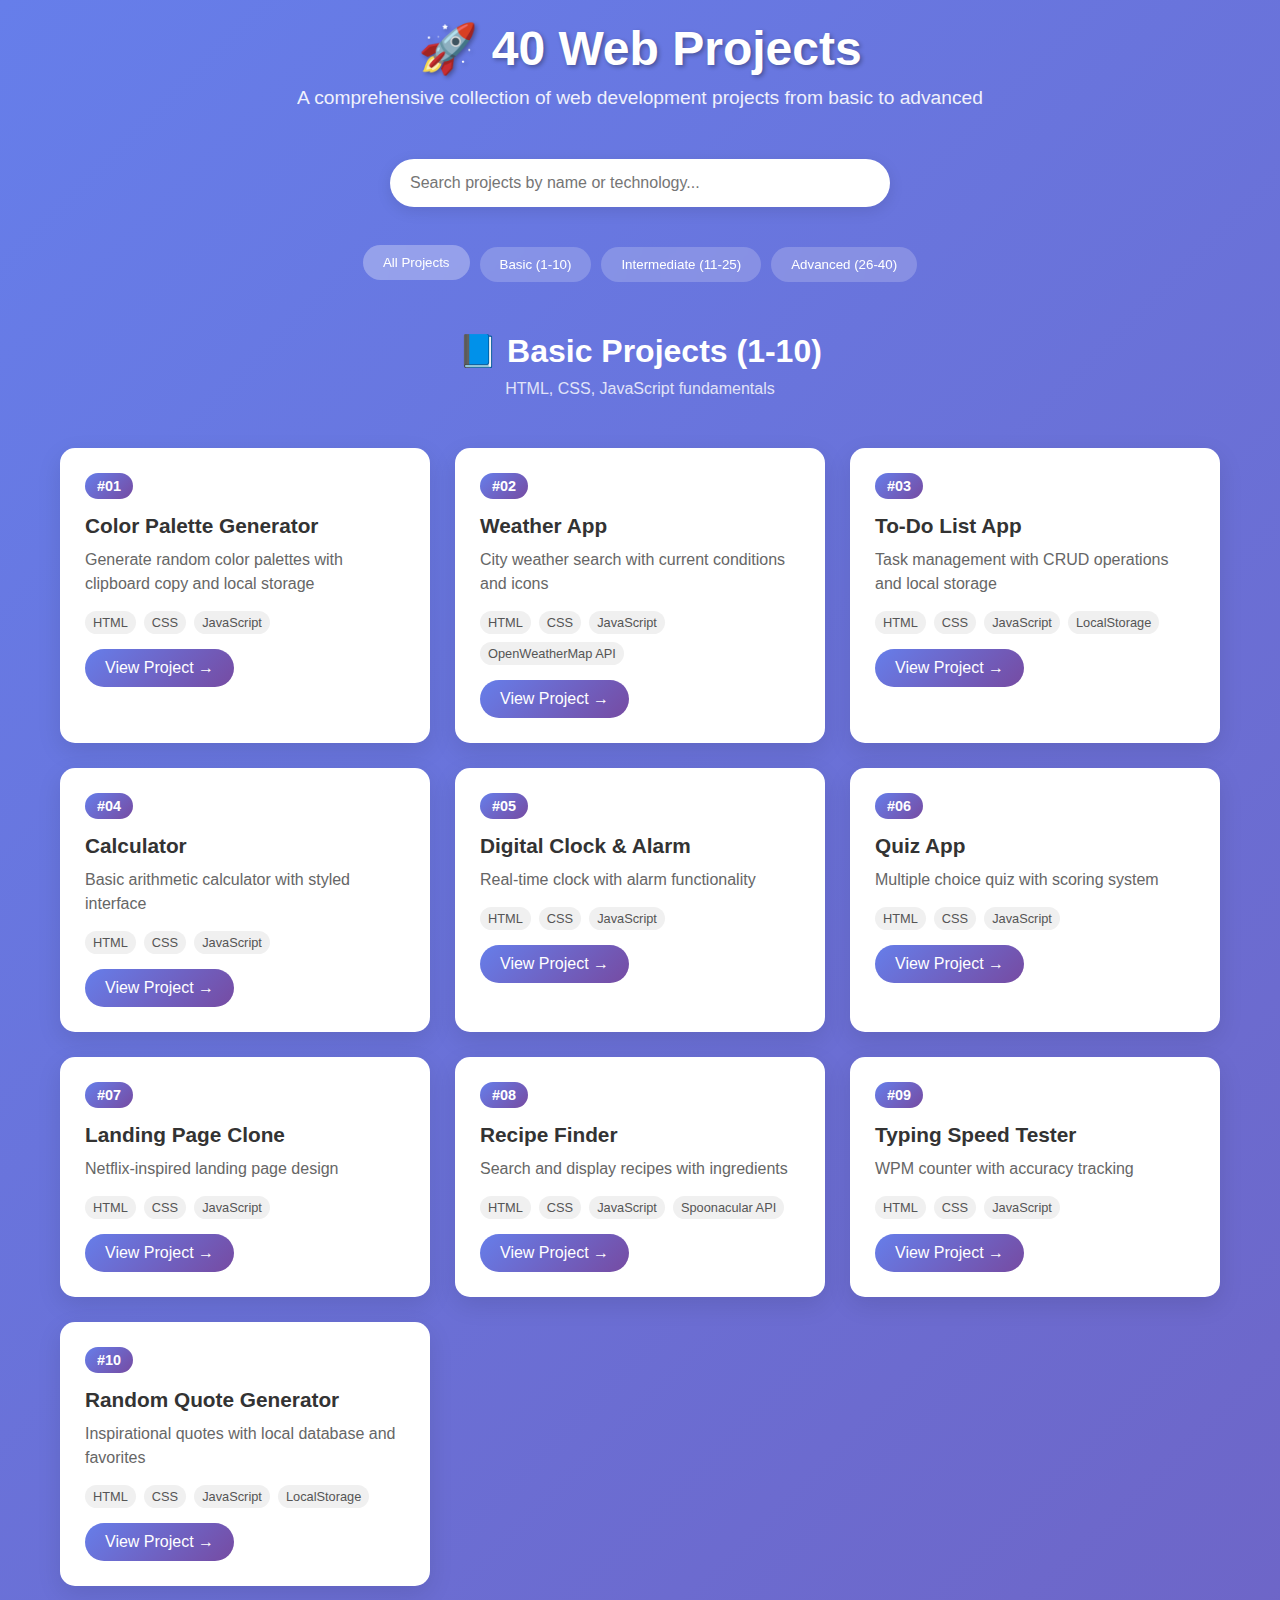
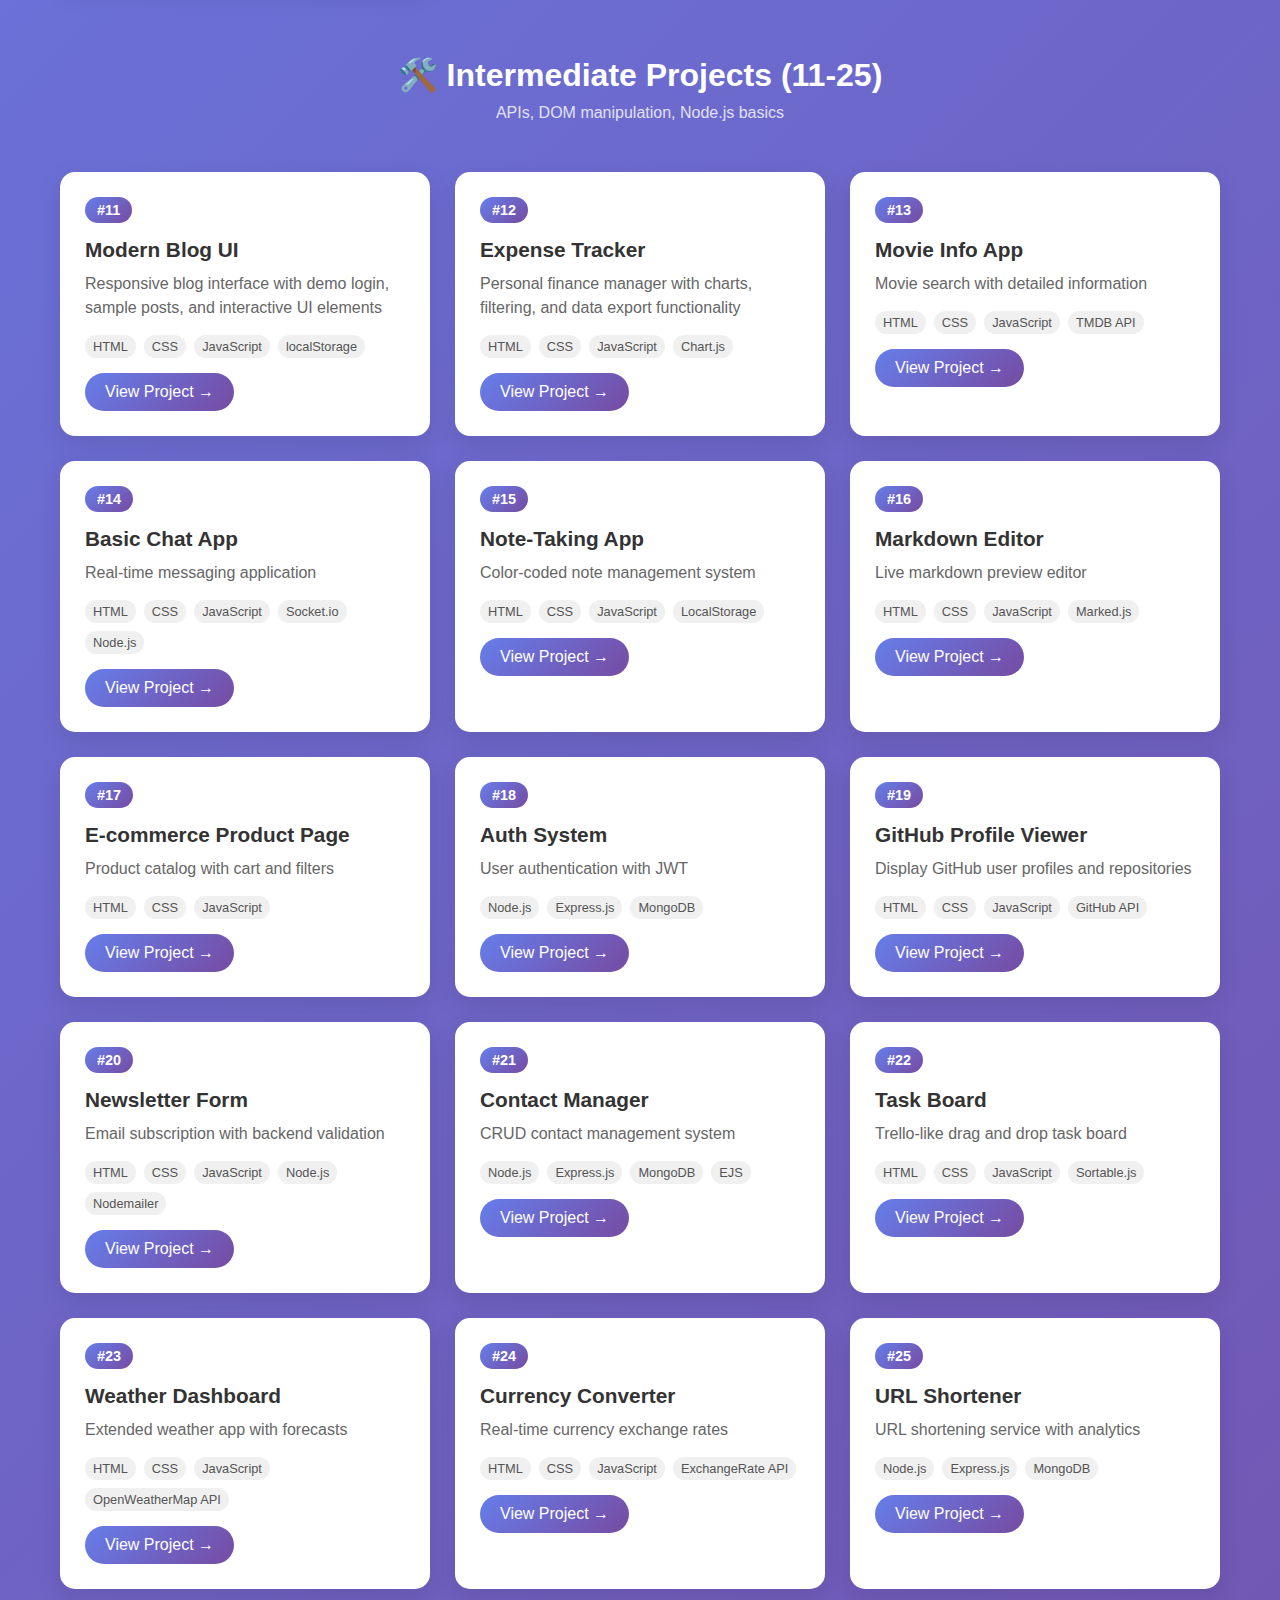
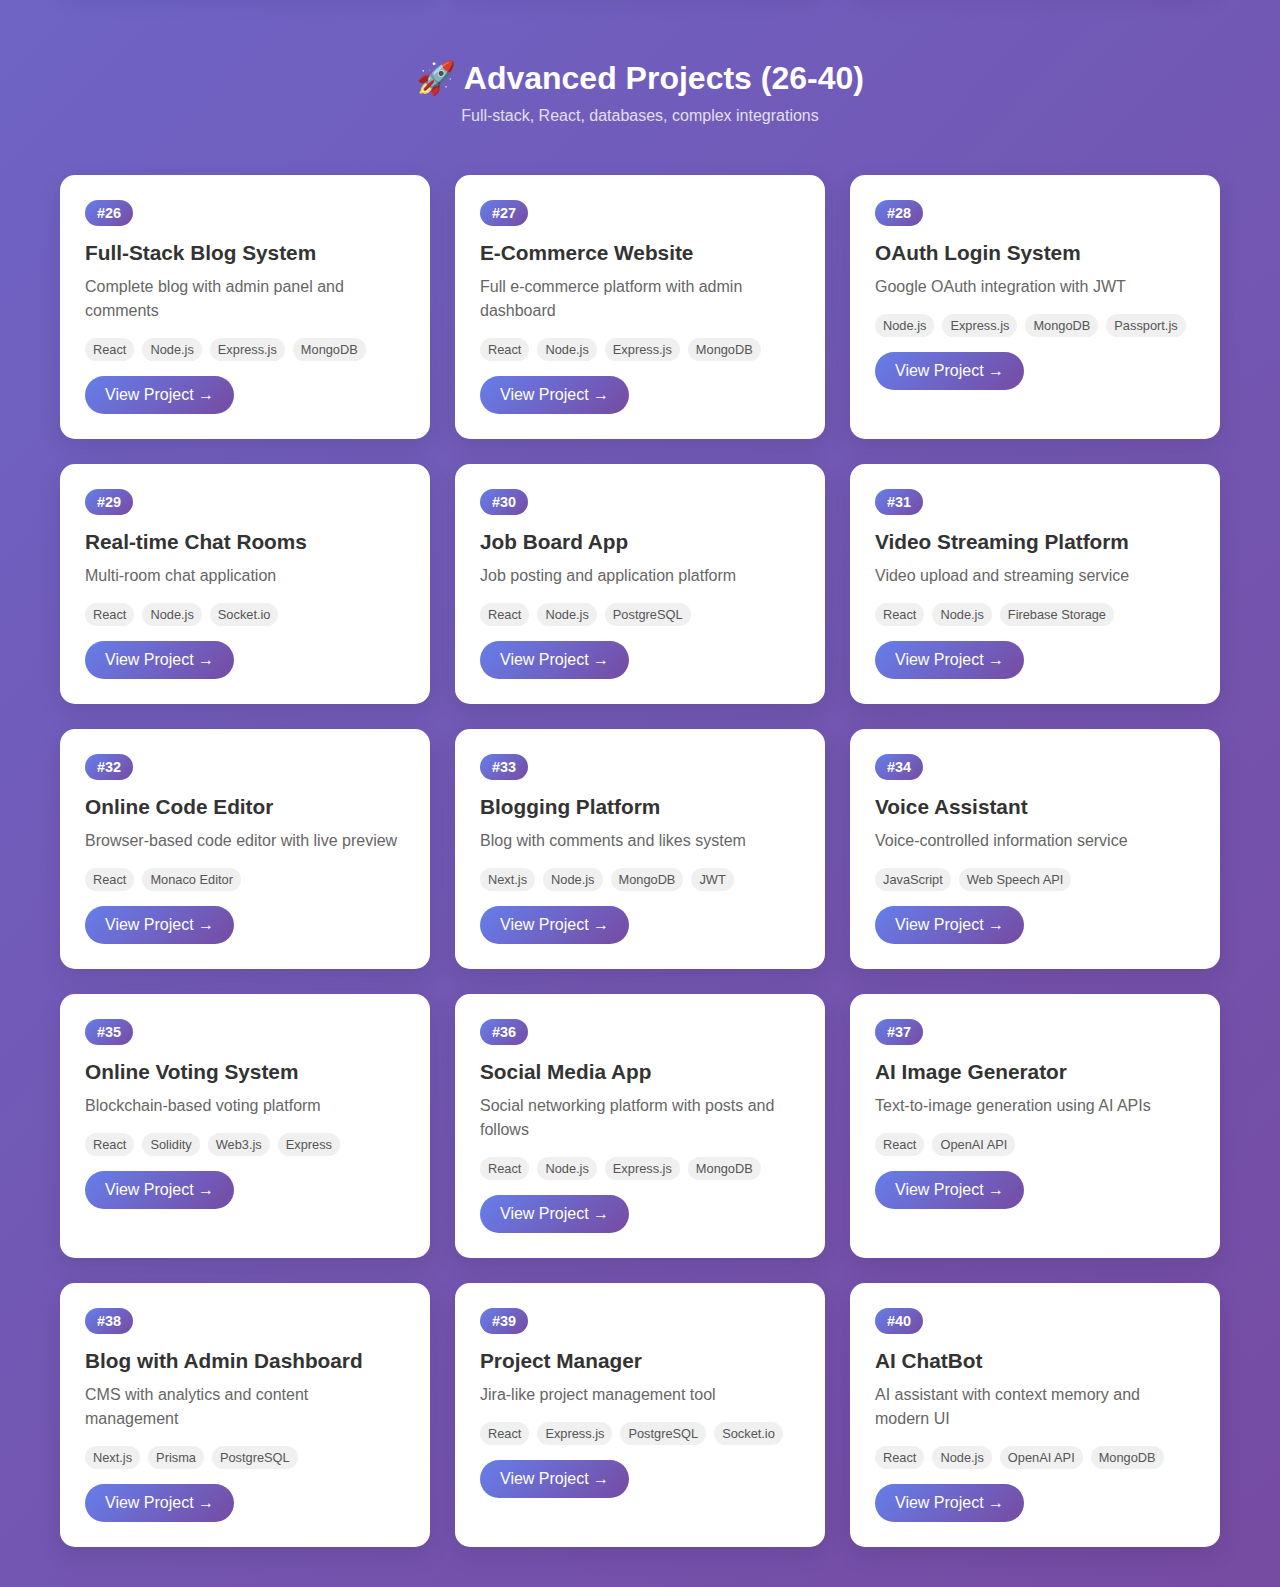
<file: index.html>
<!DOCTYPE html>
<html lang="en">
<head>
    <meta charset="UTF-8">
    <meta name="viewport" content="width=device-width, initial-scale=1.0">
    <title>40 Web Projects - Home</title>
    <style>
        * {
            margin: 0;
            padding: 0;
            box-sizing: border-box;
        }

        body {
            font-family: 'Segoe UI', Tahoma, Geneva, Verdana, sans-serif;
            background: linear-gradient(135deg, #667eea 0%, #764ba2 100%);
            min-height: 100vh;
            color: #333;
        }

        .container {
            max-width: 1200px;
            margin: 0 auto;
            padding: 20px;
        }

        header {
            text-align: center;
            margin-bottom: 50px;
            color: white;
        }

        header h1 {
            font-size: 3rem;
            margin-bottom: 10px;
            text-shadow: 2px 2px 4px rgba(0,0,0,0.3);
        }

        header p {
            font-size: 1.2rem;
            opacity: 0.9;
        }

        .search-box {
            text-align: center;
            margin-bottom: 40px;
        }

        .search-input {
            padding: 15px 20px;
            font-size: 1rem;
            border: none;
            border-radius: 50px;
            width: 100%;
            max-width: 500px;
            box-shadow: 0 4px 15px rgba(0,0,0,0.1);
            outline: none;
        }

        .filter-tabs {
            display: flex;
            justify-content: center;
            margin-bottom: 40px;
            flex-wrap: wrap;
            gap: 10px;
        }

        .filter-tab {
            padding: 10px 20px;
            background: rgba(255,255,255,0.2);
            color: white;
            border: none;
            border-radius: 25px;
            cursor: pointer;
            transition: all 0.3s ease;
            backdrop-filter: blur(10px);
        }

        .filter-tab.active,
        .filter-tab:hover {
            background: rgba(255,255,255,0.3);
            transform: translateY(-2px);
        }

        .projects-grid {
            display: grid;
            grid-template-columns: repeat(auto-fill, minmax(300px, 1fr));
            gap: 25px;
            padding: 20px 0;
        }

        .project-card {
            background: white;
            border-radius: 15px;
            padding: 25px;
            box-shadow: 0 8px 25px rgba(0,0,0,0.1);
            transition: all 0.3s ease;
            cursor: pointer;
        }

        .project-card:hover {
            transform: translateY(-5px);
            box-shadow: 0 15px 35px rgba(0,0,0,0.15);
        }

        .project-number {
            display: inline-block;
            background: linear-gradient(135deg, #667eea, #764ba2);
            color: white;
            padding: 5px 12px;
            border-radius: 20px;
            font-size: 0.9rem;
            font-weight: bold;
            margin-bottom: 15px;
        }

        .project-title {
            font-size: 1.3rem;
            font-weight: bold;
            margin-bottom: 10px;
            color: #333;
        }

        .project-description {
            color: #666;
            margin-bottom: 15px;
            line-height: 1.5;
        }

        .project-tech {
            display: flex;
            flex-wrap: wrap;
            gap: 8px;
            margin-bottom: 15px;
        }

        .tech-tag {
            background: #f0f0f0;
            padding: 4px 8px;
            border-radius: 12px;
            font-size: 0.8rem;
            color: #555;
        }

        .project-link {
            display: inline-block;
            background: linear-gradient(135deg, #667eea, #764ba2);
            color: white;
            padding: 10px 20px;
            border-radius: 25px;
            text-decoration: none;
            transition: all 0.3s ease;
        }

        .project-link:hover {
            transform: translateX(5px);
            box-shadow: 0 4px 15px rgba(102, 126, 234, 0.4);
        }

        .category-header {
            text-align: center;
            margin: 50px 0 30px 0;
            color: white;
        }

        .category-header h2 {
            font-size: 2rem;
            margin-bottom: 10px;
        }

        .category-header p {
            opacity: 0.8;
        }

        @media (max-width: 768px) {
            header h1 {
                font-size: 2rem;
            }
            
            .projects-grid {
                grid-template-columns: 1fr;
            }
            
            .filter-tabs {
                justify-content: center;
            }
        }
    </style>
</head>
<body>
    <div class="container">
        <header>
            <h1>🚀 40 Web Projects</h1>
            <p>A comprehensive collection of web development projects from basic to advanced</p>
        </header>

        <div class="search-box">
            <input type="text" class="search-input" placeholder="Search projects by name or technology..." id="searchInput">
        </div>

        <div class="filter-tabs">
            <button class="filter-tab active" data-category="all">All Projects</button>
            <button class="filter-tab" data-category="basic">Basic (1-10)</button>
            <button class="filter-tab" data-category="intermediate">Intermediate (11-25)</button>
            <button class="filter-tab" data-category="advanced">Advanced (26-40)</button>
        </div>

        <div id="projectsContainer">
            <!-- Projects will be dynamically loaded here -->
        </div>
    </div>

    <script>
        const projects = [
            // Basic Projects (1-10)
            { id: 1, title: "Color Palette Generator", description: "Generate random color palettes with clipboard copy and local storage", tech: ["HTML", "CSS", "JavaScript"], category: "basic", folder: "01-color-palette-generator" },
            { id: 2, title: "Weather App", description: "City weather search with current conditions and icons", tech: ["HTML", "CSS", "JavaScript", "OpenWeatherMap API"], category: "basic", folder: "02-weather-app" },
            { id: 3, title: "To-Do List App", description: "Task management with CRUD operations and local storage", tech: ["HTML", "CSS", "JavaScript", "LocalStorage"], category: "basic", folder: "03-todo-list" },
            { id: 4, title: "Calculator", description: "Basic arithmetic calculator with styled interface", tech: ["HTML", "CSS", "JavaScript"], category: "basic", folder: "04-calculator" },
            { id: 5, title: "Digital Clock & Alarm", description: "Real-time clock with alarm functionality", tech: ["HTML", "CSS", "JavaScript"], category: "basic", folder: "05-digital-clock-alarm" },
            { id: 6, title: "Quiz App", description: "Multiple choice quiz with scoring system", tech: ["HTML", "CSS", "JavaScript"], category: "basic", folder: "06-quiz-app" },
            { id: 7, title: "Landing Page Clone", description: "Netflix-inspired landing page design", tech: ["HTML", "CSS", "JavaScript"], category: "basic", folder: "07-landing-page-clone" },
            { id: 8, title: "Recipe Finder", description: "Search and display recipes with ingredients", tech: ["HTML", "CSS", "JavaScript", "Spoonacular API"], category: "basic", folder: "08-recipe-finder" },
            { id: 9, title: "Typing Speed Tester", description: "WPM counter with accuracy tracking", tech: ["HTML", "CSS", "JavaScript"], category: "basic", folder: "09-typing-speed-tester" },
            { id: 10, title: "Random Quote Generator", description: "Inspirational quotes with local database and favorites", tech: ["HTML", "CSS", "JavaScript", "LocalStorage"], category: "basic", folder: "10-random-quote-generator" },
            
            // Intermediate Projects (11-25)
            { id: 11, title: "Modern Blog UI", description: "Responsive blog interface with demo login, sample posts, and interactive UI elements", tech: ["HTML", "CSS", "JavaScript", "localStorage"], category: "intermediate", folder: "11-blog-ui" },
            { id: 12, title: "Expense Tracker", description: "Personal finance manager with charts, filtering, and data export functionality", tech: ["HTML", "CSS", "JavaScript", "Chart.js"], category: "intermediate", folder: "12-expense-tracker" },
            { id: 13, title: "Movie Info App", description: "Movie search with detailed information", tech: ["HTML", "CSS", "JavaScript", "TMDB API"], category: "intermediate", folder: "13-movie-info-app" },
            { id: 14, title: "Basic Chat App", description: "Real-time messaging application", tech: ["HTML", "CSS", "JavaScript", "Socket.io", "Node.js"], category: "intermediate", folder: "14-basic-chat-app" },
            { id: 15, title: "Note-Taking App", description: "Color-coded note management system", tech: ["HTML", "CSS", "JavaScript", "LocalStorage"], category: "intermediate", folder: "15-note-taking-app" },
            { id: 16, title: "Markdown Editor", description: "Live markdown preview editor", tech: ["HTML", "CSS", "JavaScript", "Marked.js"], category: "intermediate", folder: "16-markdown-editor" },
            { id: 17, title: "E-commerce Product Page", description: "Product catalog with cart and filters", tech: ["HTML", "CSS", "JavaScript"], category: "intermediate", folder: "17-ecommerce-product-page" },
            { id: 18, title: "Auth System", description: "User authentication with JWT", tech: ["Node.js", "Express.js", "MongoDB"], category: "intermediate", folder: "18-auth-system" },
            { id: 19, title: "GitHub Profile Viewer", description: "Display GitHub user profiles and repositories", tech: ["HTML", "CSS", "JavaScript", "GitHub API"], category: "intermediate", folder: "19-github-profile-viewer" },
            { id: 20, title: "Newsletter Form", description: "Email subscription with backend validation", tech: ["HTML", "CSS", "JavaScript", "Node.js", "Nodemailer"], category: "intermediate", folder: "20-newsletter-form" },
            { id: 21, title: "Contact Manager", description: "CRUD contact management system", tech: ["Node.js", "Express.js", "MongoDB", "EJS"], category: "intermediate", folder: "21-contact-manager" },
            { id: 22, title: "Task Board", description: "Trello-like drag and drop task board", tech: ["HTML", "CSS", "JavaScript", "Sortable.js"], category: "intermediate", folder: "22-task-board" },
            { id: 23, title: "Weather Dashboard", description: "Extended weather app with forecasts", tech: ["HTML", "CSS", "JavaScript", "OpenWeatherMap API"], category: "intermediate", folder: "23-weather-dashboard" },
            { id: 24, title: "Currency Converter", description: "Real-time currency exchange rates", tech: ["HTML", "CSS", "JavaScript", "ExchangeRate API"], category: "intermediate", folder: "24-currency-converter" },
            { id: 25, title: "URL Shortener", description: "URL shortening service with analytics", tech: ["Node.js", "Express.js", "MongoDB"], category: "intermediate", folder: "25-url-shortener" },
            
            // Advanced Projects (26-40)
            { id: 26, title: "Full-Stack Blog System", description: "Complete blog with admin panel and comments", tech: ["React", "Node.js", "Express.js", "MongoDB"], category: "advanced", folder: "26-fullstack-blog-system" },
            { id: 27, title: "E-Commerce Website", description: "Full e-commerce platform with admin dashboard", tech: ["React", "Node.js", "Express.js", "MongoDB"], category: "advanced", folder: "27-ecommerce-website" },
            { id: 28, title: "OAuth Login System", description: "Google OAuth integration with JWT", tech: ["Node.js", "Express.js", "MongoDB", "Passport.js"], category: "advanced", folder: "28-oauth-login-system" },
            { id: 29, title: "Real-time Chat Rooms", description: "Multi-room chat application", tech: ["React", "Node.js", "Socket.io"], category: "advanced", folder: "29-realtime-chat-rooms" },
            { id: 30, title: "Job Board App", description: "Job posting and application platform", tech: ["React", "Node.js", "PostgreSQL"], category: "advanced", folder: "30-job-board-app" },
            { id: 31, title: "Video Streaming Platform", description: "Video upload and streaming service", tech: ["React", "Node.js", "Firebase Storage"], category: "advanced", folder: "31-video-streaming-platform" },
            { id: 32, title: "Online Code Editor", description: "Browser-based code editor with live preview", tech: ["React", "Monaco Editor"], category: "advanced", folder: "32-online-code-editor" },
            { id: 33, title: "Blogging Platform", description: "Blog with comments and likes system", tech: ["Next.js", "Node.js", "MongoDB", "JWT"], category: "advanced", folder: "33-blogging-platform" },
            { id: 34, title: "Voice Assistant", description: "Voice-controlled information service", tech: ["JavaScript", "Web Speech API"], category: "advanced", folder: "34-voice-assistant" },
            { id: 35, title: "Online Voting System", description: "Blockchain-based voting platform", tech: ["React", "Solidity", "Web3.js", "Express"], category: "advanced", folder: "35-online-voting-system" },
            { id: 36, title: "Social Media App", description: "Social networking platform with posts and follows", tech: ["React", "Node.js", "Express.js", "MongoDB"], category: "advanced", folder: "36-social-media-app" },
            { id: 37, title: "AI Image Generator", description: "Text-to-image generation using AI APIs", tech: ["React", "OpenAI API"], category: "advanced", folder: "37-ai-image-generator" },
            { id: 38, title: "Blog with Admin Dashboard", description: "CMS with analytics and content management", tech: ["Next.js", "Prisma", "PostgreSQL"], category: "advanced", folder: "38-blog-admin-dashboard" },
            { id: 39, title: "Project Manager", description: "Jira-like project management tool", tech: ["React", "Express.js", "PostgreSQL", "Socket.io"], category: "advanced", folder: "39-project-manager" },
            { id: 40, title: "AI ChatBot", description: "AI assistant with context memory and modern UI", tech: ["React", "Node.js", "OpenAI API", "MongoDB"], category: "advanced", folder: "40-ai-chatbot" }
        ];

        let filteredProjects = projects;

        function renderProjects(projectsToRender = filteredProjects) {
            const container = document.getElementById('projectsContainer');
            
            // Group projects by category
            const categories = {
                basic: projectsToRender.filter(p => p.category === 'basic'),
                intermediate: projectsToRender.filter(p => p.category === 'intermediate'),
                advanced: projectsToRender.filter(p => p.category === 'advanced')
            };

            let html = '';

            // Render each category
            Object.entries(categories).forEach(([category, categoryProjects]) => {
                if (categoryProjects.length > 0) {
                    const categoryTitles = {
                        basic: { title: '📘 Basic Projects (1-10)', subtitle: 'HTML, CSS, JavaScript fundamentals' },
                        intermediate: { title: '🛠️ Intermediate Projects (11-25)', subtitle: 'APIs, DOM manipulation, Node.js basics' },
                        advanced: { title: '🚀 Advanced Projects (26-40)', subtitle: 'Full-stack, React, databases, complex integrations' }
                    };

                    html += `
                        <div class="category-header">
                            <h2>${categoryTitles[category].title}</h2>
                            <p>${categoryTitles[category].subtitle}</p>
                        </div>
                        <div class="projects-grid">
                    `;

                    categoryProjects.forEach(project => {
                        html += `
                            <div class="project-card" onclick="window.open('./${project.folder}/', '_blank')">
                                <div class="project-number">#${project.id.toString().padStart(2, '0')}</div>
                                <div class="project-title">${project.title}</div>
                                <div class="project-description">${project.description}</div>
                                <div class="project-tech">
                                    ${project.tech.map(tech => `<span class="tech-tag">${tech}</span>`).join('')}
                                </div>
                                <a href="./${project.folder}/" class="project-link" onclick="event.stopPropagation()">View Project →</a>
                            </div>
                        `;
                    });

                    html += '</div>';
                }
            });

            container.innerHTML = html;
        }

        // Filter functionality
        document.addEventListener('DOMContentLoaded', function() {
            renderProjects();

            // Filter tabs
            document.querySelectorAll('.filter-tab').forEach(tab => {
                tab.addEventListener('click', function() {
                    document.querySelectorAll('.filter-tab').forEach(t => t.classList.remove('active'));
                    this.classList.add('active');

                    const category = this.dataset.category;
                    if (category === 'all') {
                        filteredProjects = projects;
                    } else {
                        filteredProjects = projects.filter(p => p.category === category);
                    }
                    renderProjects();
                });
            });

            // Search functionality
            document.getElementById('searchInput').addEventListener('input', function() {
                const searchTerm = this.value.toLowerCase();
                const searchResults = projects.filter(project => 
                    project.title.toLowerCase().includes(searchTerm) ||
                    project.description.toLowerCase().includes(searchTerm) ||
                    project.tech.some(tech => tech.toLowerCase().includes(searchTerm))
                );
                renderProjects(searchResults);
            });
        });
    </script>
</body>
</html>
</file>
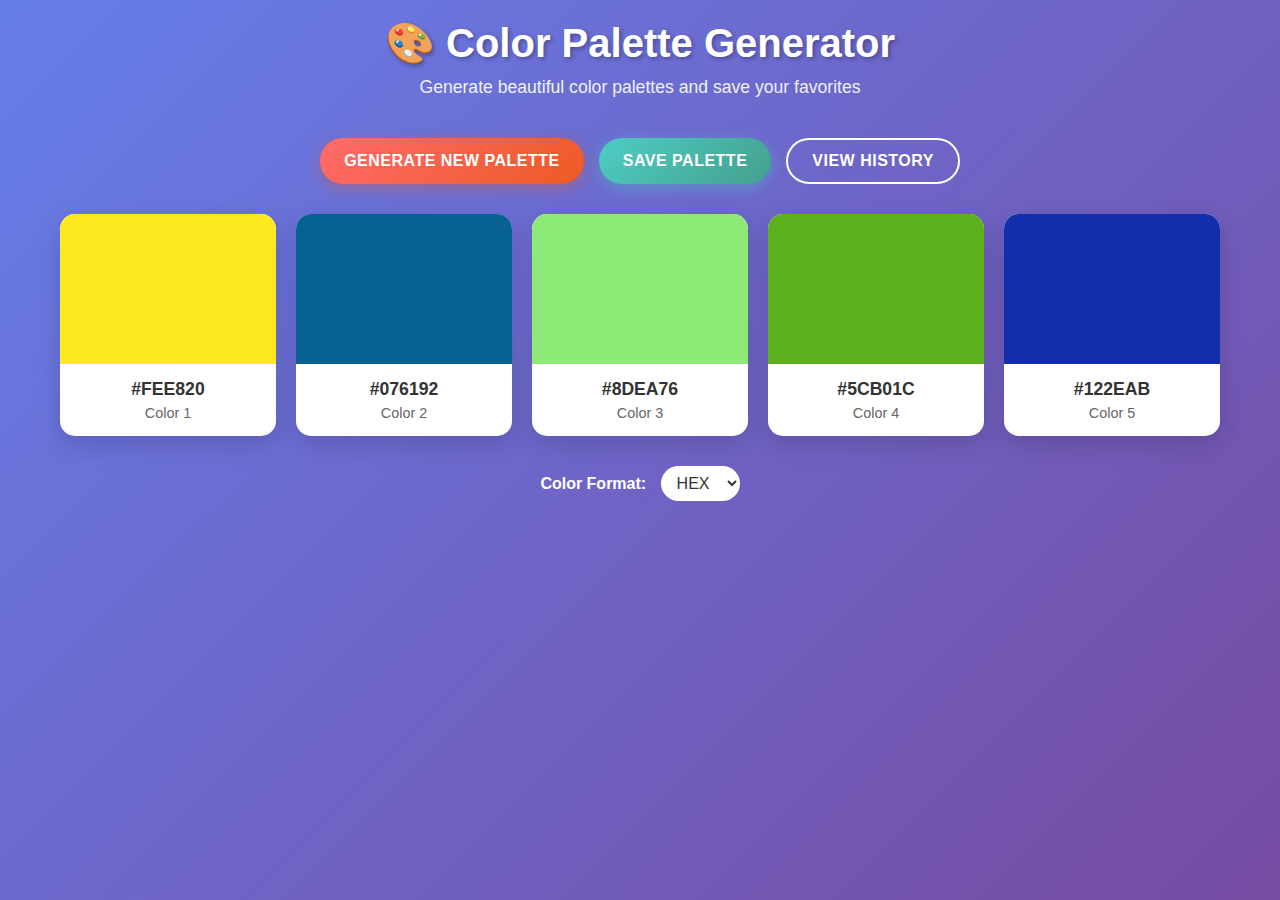
<file: 01-color-palette-generator/index.html>
<!DOCTYPE html>
<html lang="en">
<head>
    <meta charset="UTF-8">
    <meta name="viewport" content="width=device-width, initial-scale=1.0">
    <title>Color Palette Generator</title>
    <link rel="stylesheet" href="style.css">
</head>
<body>
    <div class="container">
        <header>
            <h1>🎨 Color Palette Generator</h1>
            <p>Generate beautiful color palettes and save your favorites</p>
        </header>

        <div class="controls">
            <button class="btn btn-primary" id="generateBtn">Generate New Palette</button>
            <button class="btn btn-secondary" id="savePaletteBtn">Save Palette</button>
            <button class="btn btn-outline" id="showHistoryBtn">View History</button>
        </div>

        <div class="palette-container" id="paletteContainer">
            <!-- Color palette will be generated here -->
        </div>

        <div class="format-selector">
            <label>Color Format:</label>
            <select id="colorFormat">
                <option value="hex">HEX</option>
                <option value="rgb">RGB</option>
                <option value="hsl">HSL</option>
            </select>
        </div>

        <div class="history-section" id="historySection" style="display: none;">
            <h2>Saved Palettes</h2>
            <div class="history-container" id="historyContainer">
                <!-- Saved palettes will appear here -->
            </div>
            <button class="btn btn-danger" id="clearHistoryBtn">Clear All History</button>
        </div>

        <div class="toast" id="toast">
            Color copied to clipboard!
        </div>
    </div>

    <script src="script.js"></script>
</body>
</html>
</file>
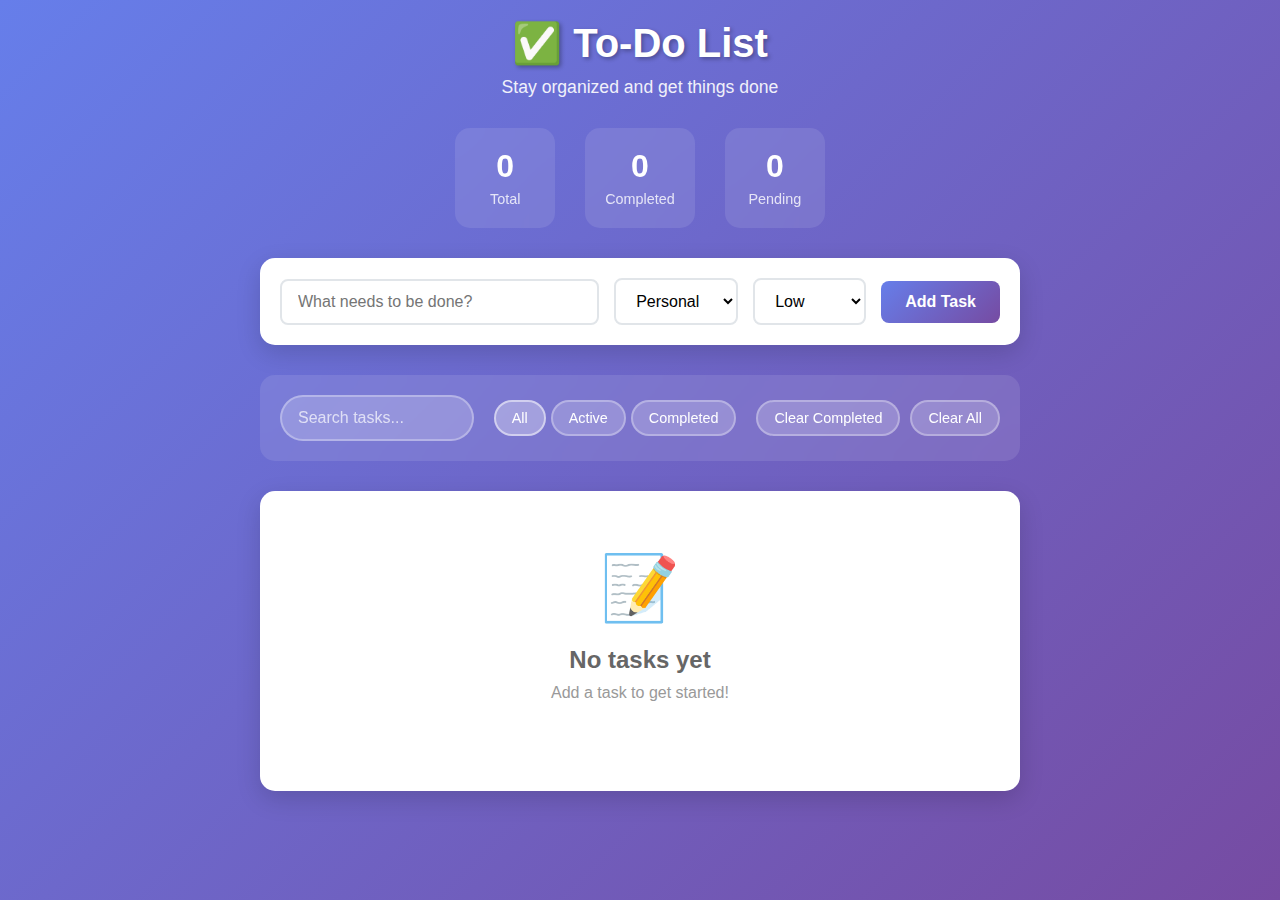
<file: 03-todo-list/index.html>
<!DOCTYPE html>
<html lang="en">
<head>
    <meta charset="UTF-8">
    <meta name="viewport" content="width=device-width, initial-scale=1.0">
    <title>To-Do List App</title>
    <link rel="stylesheet" href="style.css">
</head>
<body>
    <div class="container">
        <header>
            <h1>✅ To-Do List</h1>
            <p>Stay organized and get things done</p>
        </header>

        <div class="stats-container">
            <div class="stat-item">
                <span class="stat-number" id="totalTasks">0</span>
                <span class="stat-label">Total</span>
            </div>
            <div class="stat-item">
                <span class="stat-number" id="completedTasks">0</span>
                <span class="stat-label">Completed</span>
            </div>
            <div class="stat-item">
                <span class="stat-number" id="pendingTasks">0</span>
                <span class="stat-label">Pending</span>
            </div>
        </div>

        <div class="add-task-container">
            <form class="add-task-form" id="addTaskForm">
                <div class="input-group">
                    <input type="text" id="taskInput" placeholder="What needs to be done?" required>
                    <select id="categorySelect">
                        <option value="personal">Personal</option>
                        <option value="work">Work</option>
                        <option value="shopping">Shopping</option>
                        <option value="health">Health</option>
                        <option value="other">Other</option>
                    </select>
                    <select id="prioritySelect">
                        <option value="low">Low</option>
                        <option value="medium">Medium</option>
                        <option value="high">High</option>
                    </select>
                    <button type="submit" id="addTaskBtn">Add Task</button>
                </div>
            </form>
        </div>

        <div class="controls-container">
            <div class="search-box">
                <input type="text" id="searchInput" placeholder="Search tasks...">
            </div>
            
            <div class="filter-buttons">
                <button class="filter-btn active" data-filter="all">All</button>
                <button class="filter-btn" data-filter="active">Active</button>
                <button class="filter-btn" data-filter="completed">Completed</button>
            </div>
            
            <div class="action-buttons">
                <button class="action-btn" id="clearCompletedBtn">Clear Completed</button>
                <button class="action-btn danger" id="clearAllBtn">Clear All</button>
            </div>
        </div>

        <div class="tasks-container">
            <div class="tasks-list" id="tasksList">
                <!-- Tasks will be dynamically added here -->
            </div>
            
            <div class="empty-state" id="emptyState">
                <div class="empty-icon">📝</div>
                <h3>No tasks yet</h3>
                <p>Add a task to get started!</p>
            </div>
        </div>
    </div>

    <script src="script.js"></script>
</body>
</html>
</file>
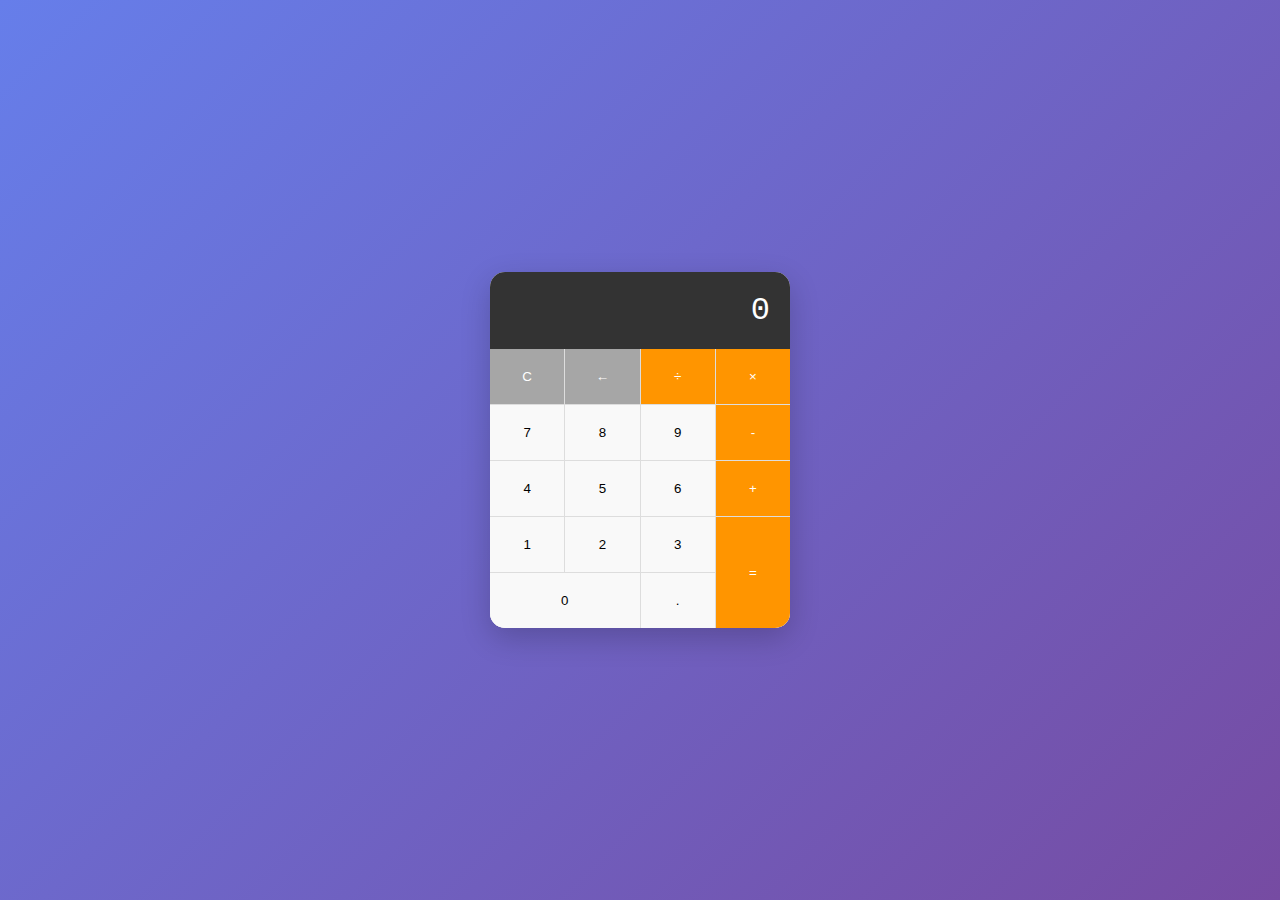
<file: 04-calculator/index.html>
<!DOCTYPE html>
<html lang="en">
<head>
    <meta charset="UTF-8">
    <meta name="viewport" content="width=device-width, initial-scale=1.0">
    <title>Simple Calculator</title>
    <link rel="stylesheet" href="style.css">
</head>
<body>
    <div class="calculator">
        <div class="display">
            <input type="text" id="display" readonly>
        </div>
        <div class="buttons">
            <button class="btn clear" onclick="clearAll()">C</button>
            <button class="btn clear" onclick="deleteLast()">←</button>
            <button class="btn operator" onclick="appendToDisplay('/')">÷</button>
            <button class="btn operator" onclick="appendToDisplay('*')">×</button>
            
            <button class="btn number" onclick="appendToDisplay('7')">7</button>
            <button class="btn number" onclick="appendToDisplay('8')">8</button>
            <button class="btn number" onclick="appendToDisplay('9')">9</button>
            <button class="btn operator" onclick="appendToDisplay('-')">-</button>
            
            <button class="btn number" onclick="appendToDisplay('4')">4</button>
            <button class="btn number" onclick="appendToDisplay('5')">5</button>
            <button class="btn number" onclick="appendToDisplay('6')">6</button>
            <button class="btn operator" onclick="appendToDisplay('+')">+</button>
            
            <button class="btn number" onclick="appendToDisplay('1')">1</button>
            <button class="btn number" onclick="appendToDisplay('2')">2</button>
            <button class="btn number" onclick="appendToDisplay('3')">3</button>
            <button class="btn equals" onclick="calculate()" rowspan="2">=</button>
            
            <button class="btn number zero" onclick="appendToDisplay('0')">0</button>
            <button class="btn number" onclick="appendToDisplay('.')">.</button>
        </div>
    </div>
    <script src="script.js"></script>
</body>
</html>
</file>
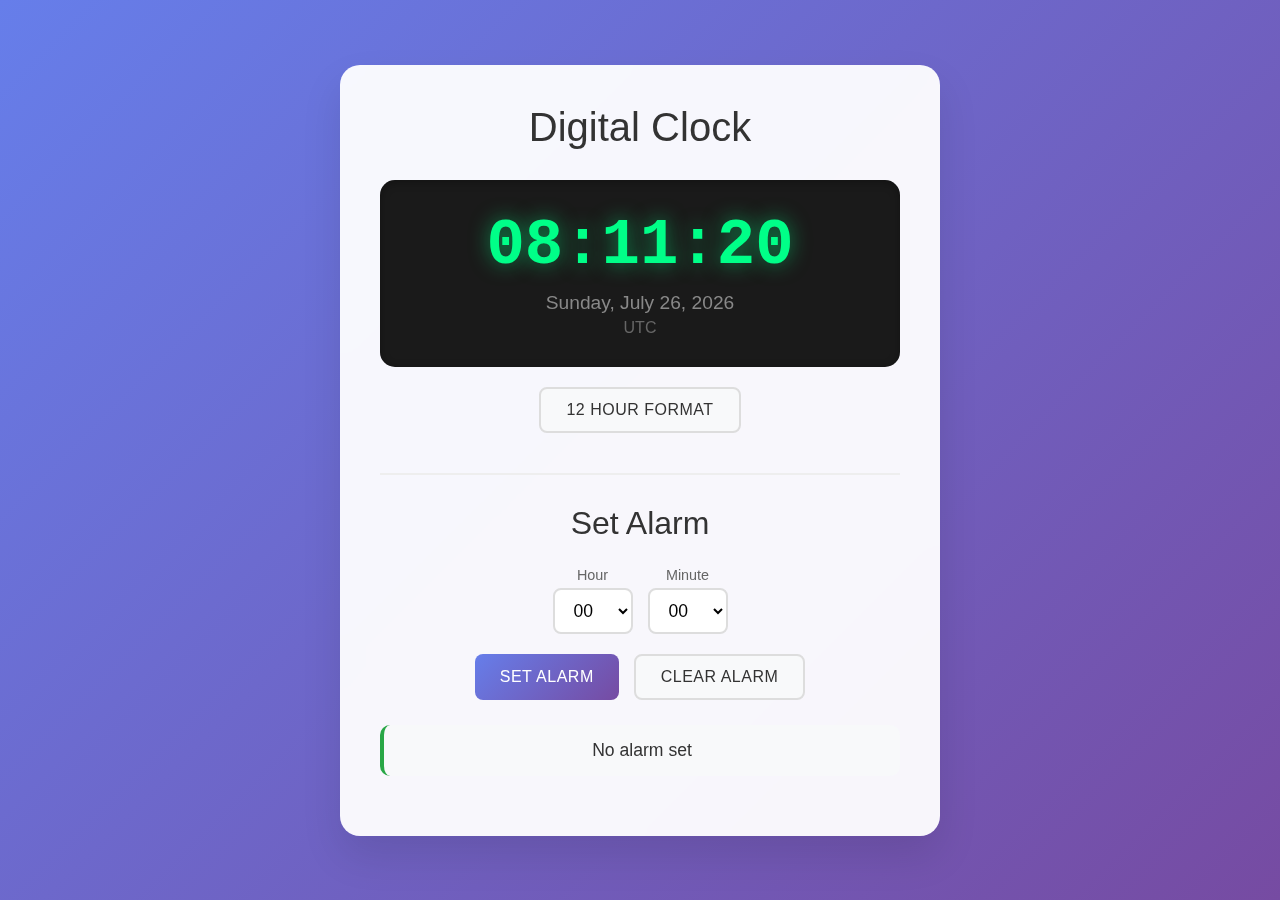
<file: 05-digital-clock-alarm/index.html>
<!DOCTYPE html>
<html lang="en">
<head>
    <meta charset="UTF-8">
    <meta name="viewport" content="width=device-width, initial-scale=1.0">
    <title>Digital Clock & Alarm</title>
    <link rel="stylesheet" href="style.css">
</head>
<body>
    <div class="container">
        <div class="clock-section">
            <h1>Digital Clock</h1>
            <div class="time-display">
                <div class="time" id="time">00:00:00</div>
                <div class="date" id="date">Monday, January 1, 2024</div>
                <div class="timezone" id="timezone">UTC</div>
            </div>
            
            <div class="format-toggle">
                <button id="formatToggle" class="btn secondary">12 Hour Format</button>
            </div>
        </div>

        <div class="alarm-section">
            <h2>Set Alarm</h2>
            <div class="alarm-controls">
                <div class="time-inputs">
                    <div class="input-group">
                        <label for="hourInput">Hour</label>
                        <select id="hourInput">
                            <!-- Options will be populated by JavaScript -->
                        </select>
                    </div>
                    <div class="input-group">
                        <label for="minuteInput">Minute</label>
                        <select id="minuteInput">
                            <!-- Options will be populated by JavaScript -->
                        </select>
                    </div>
                    <div class="input-group" id="ampmGroup">
                        <label for="ampmInput">AM/PM</label>
                        <select id="ampmInput">
                            <option value="AM">AM</option>
                            <option value="PM">PM</option>
                        </select>
                    </div>
                </div>
                
                <div class="alarm-actions">
                    <button id="setAlarmBtn" class="btn primary">Set Alarm</button>
                    <button id="clearAlarmBtn" class="btn secondary">Clear Alarm</button>
                </div>
            </div>

            <div class="alarm-status" id="alarmStatus">
                <div class="status-text">No alarm set</div>
            </div>

            <div class="active-alarms" id="activeAlarms">
                <!-- Active alarms will be displayed here -->
            </div>
        </div>

        <div class="alarm-modal" id="alarmModal">
            <div class="modal-content">
                <div class="alarm-icon">⏰</div>
                <h3>Alarm!</h3>
                <p class="alarm-time" id="alarmTime">Time's up!</p>
                <div class="modal-actions">
                    <button id="snoozeBtn" class="btn secondary">Snooze (5 min)</button>
                    <button id="dismissBtn" class="btn primary">Dismiss</button>
                </div>
            </div>
        </div>
    </div>

    <script src="script.js"></script>
</body>
</html>
</file>
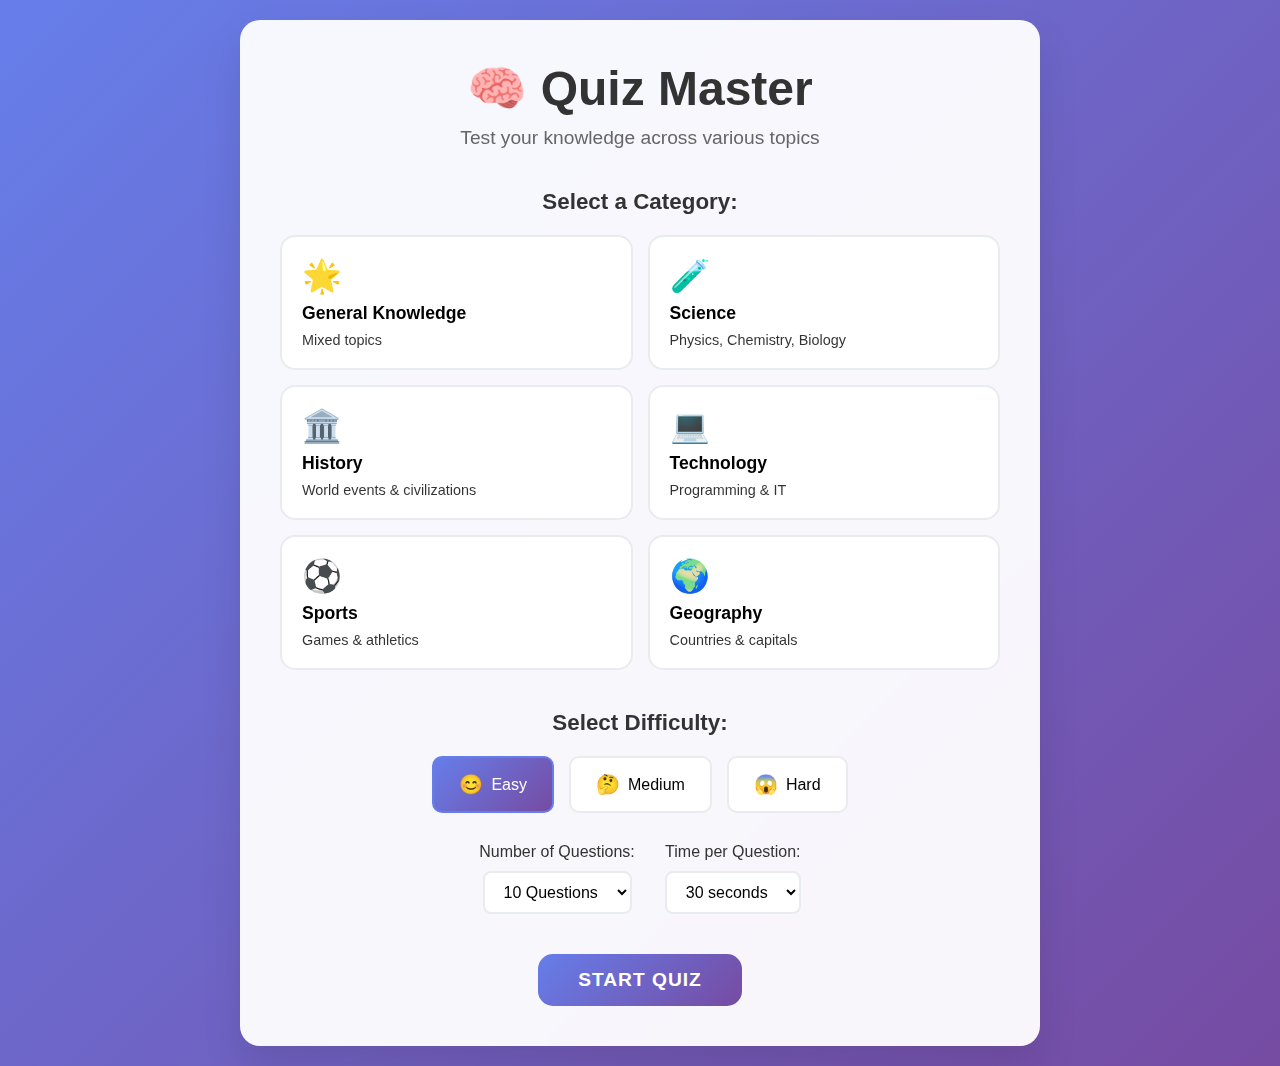
<file: 06-quiz-app/index.html>
<!DOCTYPE html>
<html lang="en">
<head>
    <meta charset="UTF-8">
    <meta name="viewport" content="width=device-width, initial-scale=1.0">
    <title>Quiz App - Test Your Knowledge</title>
    <link rel="stylesheet" href="style.css">
</head>
<body>
    <div class="container">
        <!-- Welcome Screen -->
        <div class="screen welcome-screen active" id="welcomeScreen">
            <div class="welcome-content">
                <h1>🧠 Quiz Master</h1>
                <p class="subtitle">Test your knowledge across various topics</p>
                
                <div class="quiz-categories">
                    <h3>Select a Category:</h3>
                    <div class="category-grid">
                        <button class="category-btn" data-category="general">
                            <span class="category-icon">🌟</span>
                            <span class="category-name">General Knowledge</span>
                            <span class="category-desc">Mixed topics</span>
                        </button>
                        <button class="category-btn" data-category="science">
                            <span class="category-icon">🧪</span>
                            <span class="category-name">Science</span>
                            <span class="category-desc">Physics, Chemistry, Biology</span>
                        </button>
                        <button class="category-btn" data-category="history">
                            <span class="category-icon">🏛️</span>
                            <span class="category-name">History</span>
                            <span class="category-desc">World events & civilizations</span>
                        </button>
                        <button class="category-btn" data-category="technology">
                            <span class="category-icon">💻</span>
                            <span class="category-name">Technology</span>
                            <span class="category-desc">Programming & IT</span>
                        </button>
                        <button class="category-btn" data-category="sports">
                            <span class="category-icon">⚽</span>
                            <span class="category-name">Sports</span>
                            <span class="category-desc">Games & athletics</span>
                        </button>
                        <button class="category-btn" data-category="geography">
                            <span class="category-icon">🌍</span>
                            <span class="category-name">Geography</span>
                            <span class="category-desc">Countries & capitals</span>
                        </button>
                    </div>
                </div>

                <div class="difficulty-selection">
                    <h3>Select Difficulty:</h3>
                    <div class="difficulty-buttons">
                        <button class="difficulty-btn active" data-difficulty="easy">
                            <span class="difficulty-icon">😊</span>
                            Easy
                        </button>
                        <button class="difficulty-btn" data-difficulty="medium">
                            <span class="difficulty-icon">🤔</span>
                            Medium
                        </button>
                        <button class="difficulty-btn" data-difficulty="hard">
                            <span class="difficulty-icon">😱</span>
                            Hard
                        </button>
                    </div>
                </div>

                <div class="quiz-settings">
                    <div class="setting-group">
                        <label for="questionCount">Number of Questions:</label>
                        <select id="questionCount">
                            <option value="5">5 Questions</option>
                            <option value="10" selected>10 Questions</option>
                            <option value="15">15 Questions</option>
                            <option value="20">20 Questions</option>
                        </select>
                    </div>
                    <div class="setting-group">
                        <label for="timeLimit">Time per Question:</label>
                        <select id="timeLimit">
                            <option value="15">15 seconds</option>
                            <option value="30" selected>30 seconds</option>
                            <option value="60">60 seconds</option>
                            <option value="0">No limit</option>
                        </select>
                    </div>
                </div>

                <button class="start-btn" id="startQuizBtn">Start Quiz</button>
            </div>
        </div>

        <!-- Quiz Screen -->
        <div class="screen quiz-screen" id="quizScreen">
            <div class="quiz-header">
                <div class="quiz-info">
                    <div class="question-counter">
                        <span id="currentQuestion">1</span> / <span id="totalQuestions">10</span>
                    </div>
                    <div class="category-display" id="categoryDisplay">General Knowledge</div>
                </div>
                <div class="quiz-controls">
                    <div class="timer" id="timer">
                        <span class="timer-icon">⏱️</span>
                        <span id="timeLeft">30</span>s
                    </div>
                    <div class="score-display">
                        Score: <span id="currentScore">0</span>
                    </div>
                </div>
            </div>

            <div class="progress-container">
                <div class="progress-bar">
                    <div class="progress-fill" id="progressFill"></div>
                </div>
            </div>

            <div class="question-container">
                <div class="question-text" id="questionText">
                    Loading question...
                </div>

                <div class="answers-container" id="answersContainer">
                    <!-- Answers will be populated by JavaScript -->
                </div>

                <div class="question-actions">
                    <button class="btn secondary" id="skipBtn">Skip Question</button>
                    <button class="btn primary" id="nextBtn" disabled>Next Question</button>
                </div>
            </div>
        </div>

        <!-- Results Screen -->
        <div class="screen results-screen" id="resultsScreen">
            <div class="results-content">
                <div class="results-header">
                    <div class="trophy-icon" id="trophyIcon">🏆</div>
                    <h2 id="resultsTitle">Quiz Complete!</h2>
                    <p class="results-message" id="resultsMessage">Great job on completing the quiz!</p>
                </div>

                <div class="score-summary">
                    <div class="final-score">
                        <div class="score-circle">
                            <div class="score-number" id="finalScore">0</div>
                            <div class="score-total">/ <span id="finalTotal">10</span></div>
                        </div>
                        <div class="percentage" id="scorePercentage">0%</div>
                    </div>

                    <div class="score-stats">
                        <div class="stat-item">
                            <span class="stat-icon">✅</span>
                            <span class="stat-label">Correct</span>
                            <span class="stat-value" id="correctAnswers">0</span>
                        </div>
                        <div class="stat-item">
                            <span class="stat-icon">❌</span>
                            <span class="stat-label">Wrong</span>
                            <span class="stat-value" id="wrongAnswers">0</span>
                        </div>
                        <div class="stat-item">
                            <span class="stat-icon">⏭️</span>
                            <span class="stat-label">Skipped</span>
                            <span class="stat-value" id="skippedAnswers">0</span>
                        </div>
                        <div class="stat-item">
                            <span class="stat-icon">⏱️</span>
                            <span class="stat-label">Time</span>
                            <span class="stat-value" id="totalTime">0s</span>
                        </div>
                    </div>
                </div>

                <div class="performance-message" id="performanceMessage">
                    <!-- Performance feedback will be added here -->
                </div>

                <div class="results-actions">
                    <button class="btn secondary" id="reviewBtn">Review Answers</button>
                    <button class="btn primary" id="retryBtn">Try Again</button>
                    <button class="btn secondary" id="homeBtn">Back to Home</button>
                </div>
            </div>
        </div>

        <!-- Review Screen -->
        <div class="screen review-screen" id="reviewScreen">
            <div class="review-content">
                <div class="review-header">
                    <h2>Review Your Answers</h2>
                    <button class="btn secondary" id="backToResultsBtn">Back to Results</button>
                </div>

                <div class="review-questions" id="reviewQuestions">
                    <!-- Review questions will be populated by JavaScript -->
                </div>
            </div>
        </div>
    </div>

    <script src="script.js"></script>
</body>
</html>
</file>
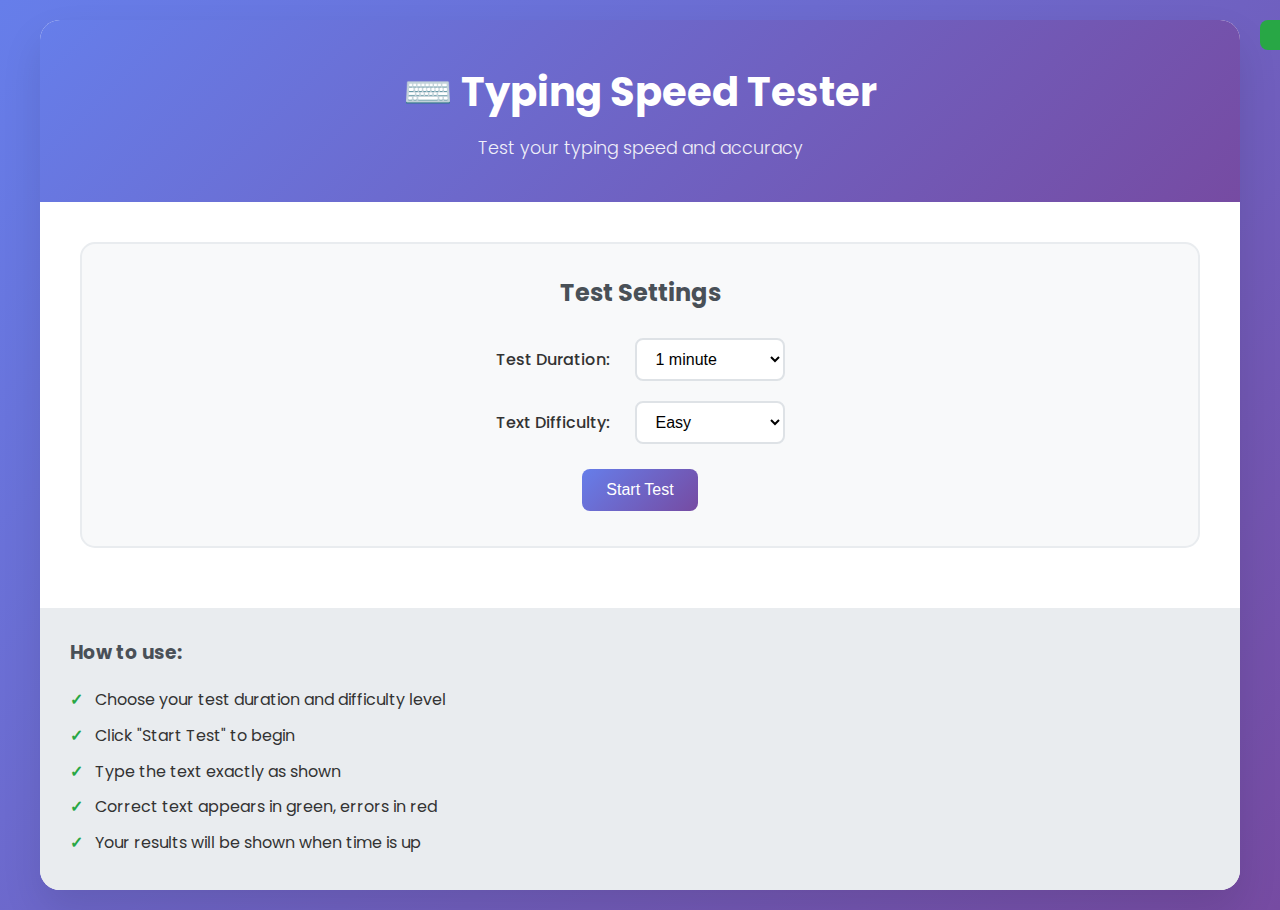
<file: 09-typing-speed-tester/index.html>
<!DOCTYPE html>
<html lang="en">
<head>
    <meta charset="UTF-8">
    <meta name="viewport" content="width=device-width, initial-scale=1.0">
    <title>Typing Speed Tester</title>
    <link rel="stylesheet" href="style.css">
    <link href="https://fonts.googleapis.com/css2?family=Poppins:wght@300;400;500;600;700&display=swap" rel="stylesheet">
</head>
<body>
    <div class="container">
        <header class="header">
            <h1 class="title">⌨️ Typing Speed Tester</h1>
            <p class="subtitle">Test your typing speed and accuracy</p>
        </header>

        <main class="main">
            <!-- Settings Panel -->
            <div class="settings-panel" id="settingsPanel">
                <h3>Test Settings</h3>
                <div class="setting-group">
                    <label for="testDuration">Test Duration:</label>
                    <select id="testDuration">
                        <option value="30">30 seconds</option>
                        <option value="60" selected>1 minute</option>
                        <option value="120">2 minutes</option>
                        <option value="300">5 minutes</option>
                    </select>
                </div>
                <div class="setting-group">
                    <label for="textDifficulty">Text Difficulty:</label>
                    <select id="textDifficulty">
                        <option value="easy" selected>Easy</option>
                        <option value="medium">Medium</option>
                        <option value="hard">Hard</option>
                    </select>
                </div>
                <button class="btn btn-primary" id="startTestBtn">Start Test</button>
            </div>

            <!-- Test Area -->
            <div class="test-area" id="testArea" style="display: none;">
                <!-- Stats Display -->
                <div class="stats-display">
                    <div class="stat-item">
                        <span class="stat-label">Time:</span>
                        <span class="stat-value" id="timeDisplay">60</span>
                    </div>
                    <div class="stat-item">
                        <span class="stat-label">WPM:</span>
                        <span class="stat-value" id="wpmDisplay">0</span>
                    </div>
                    <div class="stat-item">
                        <span class="stat-label">Accuracy:</span>
                        <span class="stat-value" id="accuracyDisplay">100%</span>
                    </div>
                    <div class="stat-item">
                        <span class="stat-label">Errors:</span>
                        <span class="stat-value" id="errorsDisplay">0</span>
                    </div>
                </div>

                <!-- Text Display -->
                <div class="text-display" id="textDisplay">
                    <div class="text-content" id="textContent"></div>
                </div>

                <!-- Input Area -->
                <div class="input-area">
                    <textarea 
                        id="typingInput" 
                        placeholder="Click here and start typing..."
                        disabled
                    ></textarea>
                </div>

                <!-- Controls -->
                <div class="controls">
                    <button class="btn btn-secondary" id="resetBtn">Reset</button>
                    <button class="btn btn-secondary" id="newTextBtn">New Text</button>
                </div>
            </div>

            <!-- Results Screen -->
            <div class="results-screen" id="resultsScreen" style="display: none;">
                <div class="results-container">
                    <h2>🎉 Test Complete!</h2>
                    
                    <div class="final-stats">
                        <div class="final-stat">
                            <div class="final-stat-value" id="finalWPM">0</div>
                            <div class="final-stat-label">Words Per Minute</div>
                        </div>
                        <div class="final-stat">
                            <div class="final-stat-value" id="finalAccuracy">0%</div>
                            <div class="final-stat-label">Accuracy</div>
                        </div>
                        <div class="final-stat">
                            <div class="final-stat-value" id="finalErrors">0</div>
                            <div class="final-stat-label">Total Errors</div>
                        </div>
                        <div class="final-stat">
                            <div class="final-stat-value" id="finalCPM">0</div>
                            <div class="final-stat-label">Characters Per Minute</div>
                        </div>
                    </div>

                    <div class="performance-message" id="performanceMessage"></div>

                    <div class="results-actions">
                        <button class="btn btn-primary" id="tryAgainBtn">Try Again</button>
                        <button class="btn btn-secondary" id="shareResultsBtn">Share Results</button>
                    </div>
                </div>
            </div>
        </main>

        <!-- Instructions -->
        <div class="instructions">
            <h3>How to use:</h3>
            <ul>
                <li>Choose your test duration and difficulty level</li>
                <li>Click "Start Test" to begin</li>
                <li>Type the text exactly as shown</li>
                <li>Correct text appears in green, errors in red</li>
                <li>Your results will be shown when time is up</li>
            </ul>
        </div>
    </div>

    <!-- Toast Notification -->
    <div class="toast" id="toast"></div>

    <script src="script.js"></script>
</body>
</html>
</file>
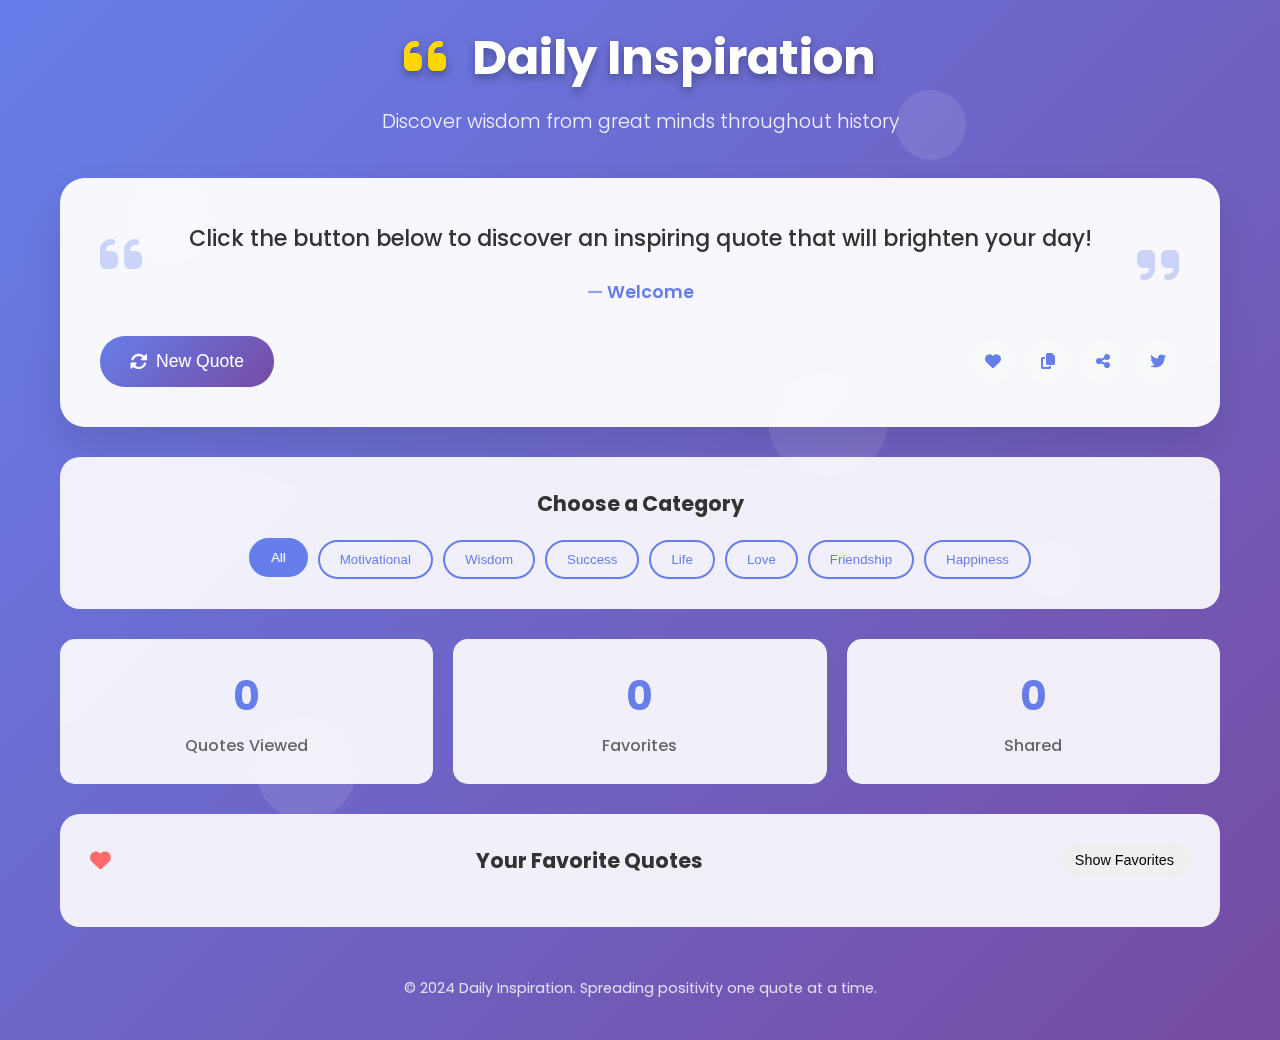
<file: 10-random-quote-generator/index.html>
<!DOCTYPE html>
<html lang="en">
<head>
    <meta charset="UTF-8">
    <meta name="viewport" content="width=device-width, initial-scale=1.0">
    <title>Daily Inspiration - Random Quote Generator</title>
    <link rel="stylesheet" href="style.css">
    <link href="https://fonts.googleapis.com/css2?family=Poppins:wght@300;400;500;600;700&display=swap" rel="stylesheet">
    <link href="https://cdnjs.cloudflare.com/ajax/libs/font-awesome/6.4.0/css/all.min.css" rel="stylesheet">
</head>
<body>
    <div class="background-animation">
        <div class="floating-shapes">
            <div class="shape shape-1"></div>
            <div class="shape shape-2"></div>
            <div class="shape shape-3"></div>
            <div class="shape shape-4"></div>
            <div class="shape shape-5"></div>
        </div>
    </div>

    <div class="container">
        <header class="header">
            <h1 class="title">
                <i class="fas fa-quote-left icon"></i>
                Daily Inspiration
            </h1>
            <p class="subtitle">Discover wisdom from great minds throughout history</p>
        </header>

        <main class="main-content">
            <!-- Quote Display Card -->
            <div class="quote-card" id="quoteCard">
                <div class="quote-content">
                    <div class="quote-mark quote-mark-start">
                        <i class="fas fa-quote-left"></i>
                    </div>
                    
                    <div class="quote-text-container">
                        <p class="quote-text" id="quoteText">
                            Click the button below to discover an inspiring quote that will brighten your day!
                        </p>
                        <div class="quote-author" id="quoteAuthor">
                            Welcome
                        </div>
                    </div>
                    
                    <div class="quote-mark quote-mark-end">
                        <i class="fas fa-quote-right"></i>
                    </div>
                </div>

                <!-- Quote Actions -->
                <div class="quote-actions">
                    <button class="btn btn-primary" id="newQuoteBtn">
                        <i class="fas fa-sync-alt"></i>
                        New Quote
                    </button>
                    
                    <div class="action-buttons">
                        <button class="btn btn-icon" id="favoriteBtn" title="Add to Favorites">
                            <i class="fas fa-heart"></i>
                        </button>
                        
                        <button class="btn btn-icon" id="copyBtn" title="Copy Quote">
                            <i class="fas fa-copy"></i>
                        </button>
                        
                        <button class="btn btn-icon" id="shareBtn" title="Share Quote">
                            <i class="fas fa-share-alt"></i>
                        </button>
                        
                        <button class="btn btn-icon" id="tweetBtn" title="Tweet Quote">
                            <i class="fab fa-twitter"></i>
                        </button>
                    </div>
                </div>
            </div>

            <!-- Category Selector -->
            <div class="category-section">
                <h3>Choose a Category</h3>
                <div class="category-buttons">
                    <button class="category-btn active" data-category="all">All</button>
                    <button class="category-btn" data-category="motivational">Motivational</button>
                    <button class="category-btn" data-category="wisdom">Wisdom</button>
                    <button class="category-btn" data-category="success">Success</button>
                    <button class="category-btn" data-category="life">Life</button>
                    <button class="category-btn" data-category="love">Love</button>
                    <button class="category-btn" data-category="friendship">Friendship</button>
                    <button class="category-btn" data-category="happiness">Happiness</button>
                </div>
            </div>

            <!-- Statistics -->
            <div class="stats-section">
                <div class="stat-item">
                    <div class="stat-number" id="quotesViewedCount">0</div>
                    <div class="stat-label">Quotes Viewed</div>
                </div>
                <div class="stat-item">
                    <div class="stat-number" id="favoritesCount">0</div>
                    <div class="stat-label">Favorites</div>
                </div>
                <div class="stat-item">
                    <div class="stat-number" id="sharesCount">0</div>
                    <div class="stat-label">Shared</div>
                </div>
            </div>

            <!-- Favorites Section -->
            <div class="favorites-section" id="favoritesSection">
                <h3>
                    <i class="fas fa-heart"></i>
                    Your Favorite Quotes
                    <button class="btn btn-small" id="toggleFavoritesBtn">
                        Show Favorites
                    </button>
                </h3>
                
                <div class="favorites-container" id="favoritesContainer" style="display: none;">
                    <div class="favorites-list" id="favoritesList">
                        <div class="empty-favorites">
                            <i class="fas fa-heart-broken"></i>
                            <p>No favorite quotes yet. Click the heart button on quotes you love!</p>
                        </div>
                    </div>
                    
                    <div class="favorites-actions">
                        <button class="btn btn-secondary" id="clearFavoritesBtn">
                            <i class="fas fa-trash"></i>
                            Clear All Favorites
                        </button>
                        <button class="btn btn-secondary" id="exportFavoritesBtn">
                            <i class="fas fa-download"></i>
                            Export Favorites
                        </button>
                    </div>
                </div>
            </div>
        </main>

        <!-- Footer -->
        <footer class="footer">
            <p>&copy; 2024 Daily Inspiration. Spreading positivity one quote at a time.</p>
        </footer>
    </div>

    <!-- Toast Notifications -->
    <div class="toast" id="toast"></div>

    <!-- Loading Spinner -->
    <div class="loading-spinner" id="loadingSpinner">
        <div class="spinner"></div>
        <p>Finding the perfect quote...</p>
    </div>

    <script src="script.js"></script>
</body>
</html>
</file>
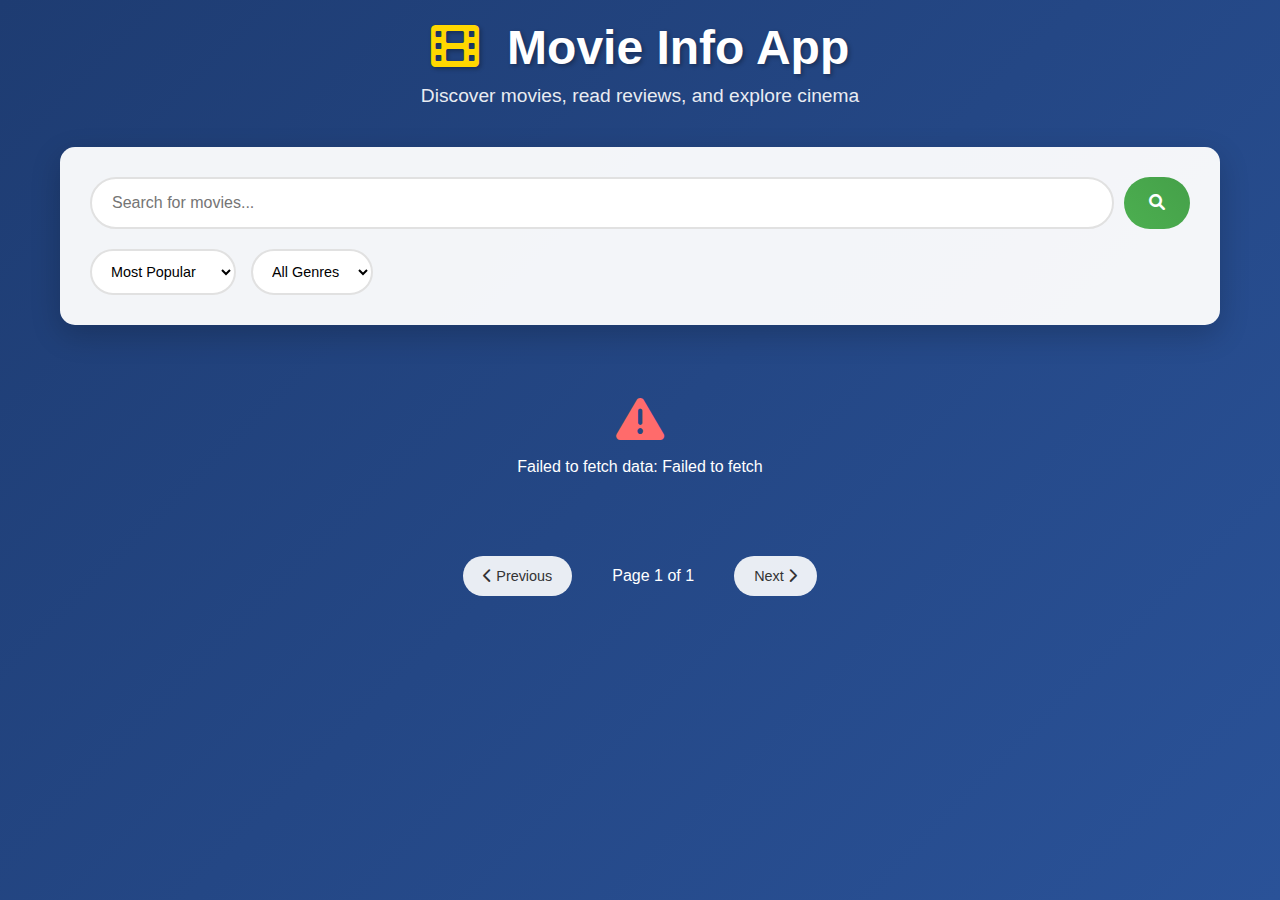
<file: 13-movie-info-app/index.html>
<!DOCTYPE html>
<html lang="en">
<head>
    <meta charset="UTF-8">
    <meta name="viewport" content="width=device-width, initial-scale=1.0">
    <title>Movie Info App</title>
    <link rel="stylesheet" href="style.css">
    <link href="https://cdnjs.cloudflare.com/ajax/libs/font-awesome/6.0.0/css/all.min.css" rel="stylesheet">
</head>
<body>
    <div class="container">
        <header class="header">
            <h1><i class="fas fa-film"></i> Movie Info App</h1>
            <p>Discover movies, read reviews, and explore cinema</p>
        </header>

        <div class="search-container">
            <div class="search-box">
                <input type="text" id="searchInput" placeholder="Search for movies...">
                <button id="searchBtn"><i class="fas fa-search"></i></button>
            </div>
            <div class="filters">
                <select id="sortBy">
                    <option value="popularity.desc">Most Popular</option>
                    <option value="release_date.desc">Newest First</option>
                    <option value="vote_average.desc">Highest Rated</option>
                    <option value="title.asc">A-Z</option>
                </select>
                <select id="genreFilter">
                    <option value="">All Genres</option>
                </select>
            </div>
        </div>

        <div class="loading" id="loading">
            <div class="spinner"></div>
            <p>Loading movies...</p>
        </div>

        <div class="error" id="error">
            <i class="fas fa-exclamation-triangle"></i>
            <p id="errorMessage">Something went wrong. Please try again.</p>
        </div>

        <div class="movies-container" id="moviesContainer">
            <!-- Movies will be dynamically inserted here -->
        </div>

        <div class="pagination" id="pagination">
            <button id="prevPage" class="page-btn"><i class="fas fa-chevron-left"></i> Previous</button>
            <span id="pageInfo">Page 1 of 1</span>
            <button id="nextPage" class="page-btn">Next <i class="fas fa-chevron-right"></i></button>
        </div>
    </div>

    <!-- Movie Modal -->
    <div class="modal" id="movieModal">
        <div class="modal-content">
            <span class="close" id="closeModal">&times;</span>
            <div class="modal-body" id="modalBody">
                <!-- Movie details will be loaded here -->
            </div>
        </div>
    </div>

    <script src="script.js"></script>
</body>
</html>
</file>
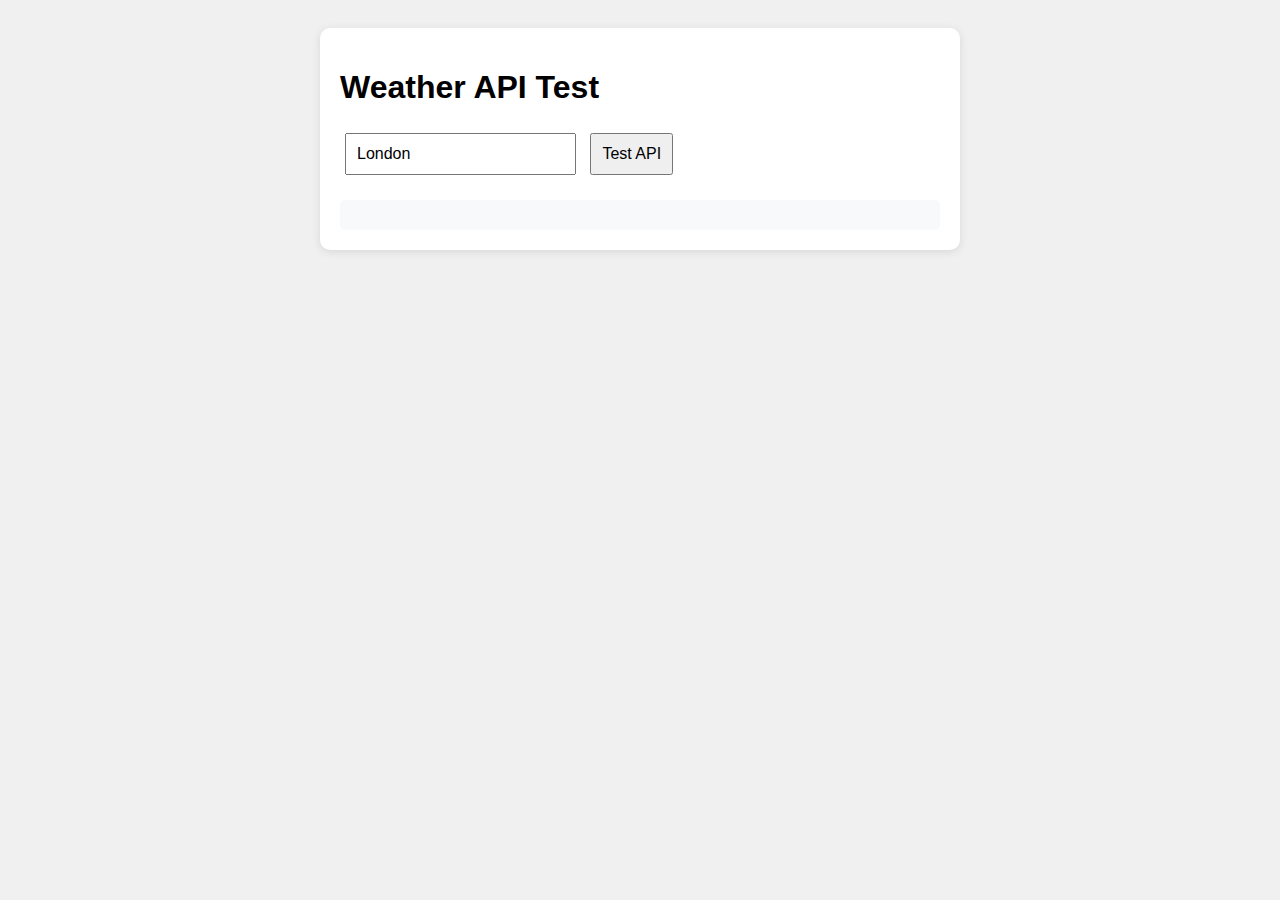
<file: 02-weather-app/test.html>
<!DOCTYPE html>
<html lang="en">
<head>
    <meta charset="UTF-8">
    <meta name="viewport" content="width=device-width, initial-scale=1.0">
    <title>Weather App Test</title>
    <style>
        body {
            font-family: Arial, sans-serif;
            padding: 20px;
            background: #f0f0f0;
        }
        .test-container {
            max-width: 600px;
            margin: 0 auto;
            background: white;
            padding: 20px;
            border-radius: 10px;
            box-shadow: 0 2px 10px rgba(0,0,0,0.1);
        }
        input, button {
            padding: 10px;
            margin: 5px;
            font-size: 16px;
        }
        #result {
            margin-top: 20px;
            padding: 15px;
            background: #f8f9fa;
            border-radius: 5px;
            white-space: pre-wrap;
        }
    </style>
</head>
<body>
    <div class="test-container">
        <h1>Weather API Test</h1>
        <input type="text" id="cityInput" placeholder="Enter city name (e.g., London)" value="London">
        <button onclick="testWeatherAPI()">Test API</button>
        <div id="result"></div>
    </div>

    <script>
        const API_KEY = '5a48e98cf8cc4f4e02bdfd114e77839f';
        const API_URL = 'https://api.openweathermap.org/data/2.5/weather';

        async function testWeatherAPI() {
            const city = document.getElementById('cityInput').value.trim();
            const resultDiv = document.getElementById('result');
            
            if (!city) {
                resultDiv.textContent = 'Please enter a city name';
                return;
            }

            resultDiv.textContent = 'Testing API...';

            try {
                const url = `${API_URL}?q=${city}&appid=${API_KEY}&units=metric`;
                console.log('Testing URL:', url);
                
                const response = await fetch(url);
                console.log('Response status:', response.status);
                
                const data = await response.json();
                console.log('Response data:', data);
                
                if (response.ok) {
                    resultDiv.innerHTML = `
                        <strong>✅ SUCCESS!</strong><br>
                        City: ${data.name}, ${data.sys.country}<br>
                        Temperature: ${Math.round(data.main.temp)}°C<br>
                        Weather: ${data.weather[0].description}<br>
                        Humidity: ${data.main.humidity}%<br>
                        <br>
                        <strong>Full API Response:</strong><br>
                        ${JSON.stringify(data, null, 2)}
                    `;
                } else {
                    resultDiv.innerHTML = `
                        <strong>❌ ERROR!</strong><br>
                        Status: ${response.status}<br>
                        Message: ${data.message || 'Unknown error'}<br>
                        <br>
                        <strong>Full Error Response:</strong><br>
                        ${JSON.stringify(data, null, 2)}
                    `;
                }
            } catch (error) {
                console.error('Error:', error);
                resultDiv.innerHTML = `
                    <strong>❌ NETWORK ERROR!</strong><br>
                    ${error.message}<br>
                    <br>
                    This might be a CORS issue or network problem.
                `;
            }
        }

        // Auto-test with London on page load
        window.addEventListener('load', () => {
            setTimeout(() => {
                testWeatherAPI();
            }, 1000);
        });
    </script>
</body>
</html>
</file>
<file: 01-color-palette-generator/style.css>
* {
    margin: 0;
    padding: 0;
    box-sizing: border-box;
}

body {
    font-family: 'Segoe UI', Tahoma, Geneva, Verdana, sans-serif;
    background: linear-gradient(135deg, #667eea 0%, #764ba2 100%);
    min-height: 100vh;
    color: #333;
}

.container {
    max-width: 1200px;
    margin: 0 auto;
    padding: 20px;
}

header {
    text-align: center;
    margin-bottom: 40px;
    color: white;
}

header h1 {
    font-size: 2.5rem;
    margin-bottom: 10px;
    text-shadow: 2px 2px 4px rgba(0,0,0,0.3);
}

header p {
    font-size: 1.1rem;
    opacity: 0.9;
}

.controls {
    display: flex;
    justify-content: center;
    gap: 15px;
    margin-bottom: 30px;
    flex-wrap: wrap;
}

.btn {
    padding: 12px 24px;
    border: none;
    border-radius: 25px;
    font-size: 1rem;
    font-weight: 600;
    cursor: pointer;
    transition: all 0.3s ease;
    text-transform: uppercase;
    letter-spacing: 0.5px;
}

.btn-primary {
    background: linear-gradient(135deg, #ff6b6b, #ee5a24);
    color: white;
    box-shadow: 0 4px 15px rgba(238, 90, 36, 0.4);
}

.btn-primary:hover {
    transform: translateY(-2px);
    box-shadow: 0 6px 20px rgba(238, 90, 36, 0.6);
}

.btn-secondary {
    background: linear-gradient(135deg, #4ecdc4, #44a08d);
    color: white;
    box-shadow: 0 4px 15px rgba(78, 205, 196, 0.4);
}

.btn-secondary:hover {
    transform: translateY(-2px);
    box-shadow: 0 6px 20px rgba(78, 205, 196, 0.6);
}

.btn-outline {
    background: transparent;
    color: white;
    border: 2px solid white;
}

.btn-outline:hover {
    background: white;
    color: #333;
    transform: translateY(-2px);
}

.btn-danger {
    background: linear-gradient(135deg, #ff4757, #c44569);
    color: white;
    box-shadow: 0 4px 15px rgba(255, 71, 87, 0.4);
}

.btn-danger:hover {
    transform: translateY(-2px);
    box-shadow: 0 6px 20px rgba(255, 71, 87, 0.6);
}

.palette-container {
    display: grid;
    grid-template-columns: repeat(auto-fit, minmax(200px, 1fr));
    gap: 20px;
    margin-bottom: 30px;
}

.color-card {
    background: white;
    border-radius: 15px;
    overflow: hidden;
    box-shadow: 0 8px 25px rgba(0,0,0,0.15);
    transition: all 0.3s ease;
    cursor: pointer;
}

.color-card:hover {
    transform: translateY(-5px);
    box-shadow: 0 15px 35px rgba(0,0,0,0.2);
}

.color-display {
    height: 150px;
    position: relative;
    transition: all 0.3s ease;
}

.color-display:hover::after {
    content: 'Click to copy';
    position: absolute;
    top: 50%;
    left: 50%;
    transform: translate(-50%, -50%);
    background: rgba(0,0,0,0.7);
    color: white;
    padding: 8px 12px;
    border-radius: 20px;
    font-size: 0.9rem;
    white-space: nowrap;
}

.color-info {
    padding: 15px;
    text-align: center;
}

.color-value {
    font-size: 1.1rem;
    font-weight: 600;
    color: #333;
    margin-bottom: 5px;
}

.color-name {
    font-size: 0.9rem;
    color: #666;
}

.format-selector {
    text-align: center;
    margin-bottom: 30px;
    color: white;
}

.format-selector label {
    margin-right: 10px;
    font-weight: 600;
}

.format-selector select {
    padding: 8px 12px;
    border: none;
    border-radius: 20px;
    background: white;
    color: #333;
    font-size: 1rem;
    cursor: pointer;
}

.history-section {
    background: rgba(255,255,255,0.1);
    backdrop-filter: blur(10px);
    border-radius: 15px;
    padding: 30px;
    margin-top: 40px;
}

.history-section h2 {
    color: white;
    text-align: center;
    margin-bottom: 20px;
}

.history-container {
    display: grid;
    grid-template-columns: repeat(auto-fill, minmax(300px, 1fr));
    gap: 20px;
    margin-bottom: 20px;
}

.history-palette {
    background: white;
    border-radius: 10px;
    padding: 15px;
    box-shadow: 0 4px 15px rgba(0,0,0,0.1);
}

.history-palette-colors {
    display: flex;
    height: 50px;
    border-radius: 8px;
    overflow: hidden;
    margin-bottom: 10px;
}

.history-color {
    flex: 1;
    cursor: pointer;
    transition: transform 0.2s ease;
}

.history-color:hover {
    transform: scale(1.1);
    z-index: 1;
    position: relative;
}

.history-palette-info {
    display: flex;
    justify-content: space-between;
    align-items: center;
    font-size: 0.9rem;
    color: #666;
}

.history-palette-date {
    font-size: 0.8rem;
}

.delete-palette {
    background: #ff4757;
    color: white;
    border: none;
    border-radius: 15px;
    padding: 5px 10px;
    cursor: pointer;
    font-size: 0.8rem;
}

.delete-palette:hover {
    background: #c44569;
}

.toast {
    position: fixed;
    bottom: 30px;
    right: 30px;
    background: linear-gradient(135deg, #4ecdc4, #44a08d);
    color: white;
    padding: 15px 25px;
    border-radius: 25px;
    font-weight: 600;
    box-shadow: 0 4px 15px rgba(78, 205, 196, 0.4);
    transform: translateX(400px);
    transition: transform 0.3s ease;
    z-index: 1000;
}

.toast.show {
    transform: translateX(0);
}

@media (max-width: 768px) {
    .container {
        padding: 15px;
    }
    
    header h1 {
        font-size: 2rem;
    }
    
    .controls {
        flex-direction: column;
        align-items: center;
    }
    
    .btn {
        width: 100%;
        max-width: 250px;
    }
    
    .palette-container {
        grid-template-columns: repeat(auto-fit, minmax(150px, 1fr));
        gap: 15px;
    }
    
    .color-display {
        height: 120px;
    }
    
    .history-container {
        grid-template-columns: 1fr;
    }
}
</file>
<file: 03-todo-list/style.css>
* {
    margin: 0;
    padding: 0;
    box-sizing: border-box;
}

body {
    font-family: 'Segoe UI', Tahoma, Geneva, Verdana, sans-serif;
    background: linear-gradient(135deg, #667eea 0%, #764ba2 100%);
    min-height: 100vh;
    color: #333;
}

.container {
    max-width: 800px;
    margin: 0 auto;
    padding: 20px;
}

header {
    text-align: center;
    margin-bottom: 30px;
    color: white;
}

header h1 {
    font-size: 2.5rem;
    margin-bottom: 10px;
    text-shadow: 2px 2px 4px rgba(0,0,0,0.3);
}

header p {
    font-size: 1.1rem;
    opacity: 0.9;
}

.stats-container {
    display: flex;
    justify-content: center;
    gap: 30px;
    margin-bottom: 30px;
    flex-wrap: wrap;
}

.stat-item {
    background: rgba(255,255,255,0.1);
    backdrop-filter: blur(10px);
    border-radius: 15px;
    padding: 20px;
    text-align: center;
    color: white;
    min-width: 100px;
}

.stat-number {
    display: block;
    font-size: 2rem;
    font-weight: bold;
    margin-bottom: 5px;
}

.stat-label {
    font-size: 0.9rem;
    opacity: 0.8;
}

.add-task-container {
    margin-bottom: 30px;
}

.add-task-form {
    background: white;
    border-radius: 15px;
    padding: 20px;
    box-shadow: 0 8px 25px rgba(0,0,0,0.15);
}

.input-group {
    display: grid;
    grid-template-columns: 1fr auto auto auto;
    gap: 15px;
    align-items: center;
}

#taskInput {
    padding: 12px 16px;
    border: 2px solid #e1e5e9;
    border-radius: 8px;
    font-size: 1rem;
    outline: none;
    transition: border-color 0.3s ease;
}

#taskInput:focus {
    border-color: #667eea;
}

#categorySelect,
#prioritySelect {
    padding: 12px 16px;
    border: 2px solid #e1e5e9;
    border-radius: 8px;
    font-size: 1rem;
    outline: none;
    cursor: pointer;
    background: white;
}

#categorySelect:focus,
#prioritySelect:focus {
    border-color: #667eea;
}

#addTaskBtn {
    padding: 12px 24px;
    background: linear-gradient(135deg, #667eea, #764ba2);
    color: white;
    border: none;
    border-radius: 8px;
    font-size: 1rem;
    font-weight: 600;
    cursor: pointer;
    transition: all 0.3s ease;
}

#addTaskBtn:hover {
    transform: translateY(-2px);
    box-shadow: 0 4px 15px rgba(102, 126, 234, 0.4);
}

.controls-container {
    display: grid;
    grid-template-columns: 1fr auto auto;
    gap: 20px;
    align-items: center;
    margin-bottom: 30px;
    background: rgba(255,255,255,0.1);
    backdrop-filter: blur(10px);
    border-radius: 15px;
    padding: 20px;
}

.search-box {
    position: relative;
}

#searchInput {
    width: 100%;
    padding: 12px 16px;
    border: 2px solid rgba(255,255,255,0.3);
    border-radius: 25px;
    background: rgba(255,255,255,0.2);
    color: white;
    font-size: 1rem;
    outline: none;
}

#searchInput::placeholder {
    color: rgba(255,255,255,0.7);
}

#searchInput:focus {
    border-color: rgba(255,255,255,0.5);
    background: rgba(255,255,255,0.3);
}

.filter-buttons {
    display: flex;
    gap: 5px;
}

.filter-btn {
    padding: 8px 16px;
    background: rgba(255,255,255,0.2);
    color: white;
    border: 2px solid rgba(255,255,255,0.3);
    border-radius: 20px;
    cursor: pointer;
    transition: all 0.3s ease;
    font-size: 0.9rem;
}

.filter-btn.active,
.filter-btn:hover {
    background: rgba(255,255,255,0.3);
    border-color: rgba(255,255,255,0.5);
}

.action-buttons {
    display: flex;
    gap: 10px;
}

.action-btn {
    padding: 8px 16px;
    background: rgba(255,255,255,0.2);
    color: white;
    border: 2px solid rgba(255,255,255,0.3);
    border-radius: 20px;
    cursor: pointer;
    transition: all 0.3s ease;
    font-size: 0.9rem;
}

.action-btn:hover {
    background: rgba(255,255,255,0.3);
}

.action-btn.danger:hover {
    background: rgba(255, 71, 87, 0.8);
    border-color: #ff4757;
}

.tasks-container {
    background: white;
    border-radius: 15px;
    box-shadow: 0 8px 25px rgba(0,0,0,0.15);
    min-height: 300px;
}

.tasks-list {
    padding: 20px;
}

.task-item {
    display: flex;
    align-items: center;
    padding: 15px;
    border-bottom: 1px solid #f0f0f0;
    transition: all 0.3s ease;
    position: relative;
}

.task-item:hover {
    background: #f8f9fa;
}

.task-item.completed {
    opacity: 0.6;
}

.task-item.completed .task-text {
    text-decoration: line-through;
    color: #999;
}

.task-checkbox {
    width: 20px;
    height: 20px;
    margin-right: 15px;
    cursor: pointer;
    accent-color: #667eea;
}

.task-content {
    flex: 1;
    display: flex;
    flex-direction: column;
    gap: 5px;
}

.task-text {
    font-size: 1rem;
    line-height: 1.4;
    cursor: pointer;
}

.task-text.editing {
    background: #f8f9fa;
    border: 2px solid #667eea;
    padding: 5px 8px;
    border-radius: 4px;
    outline: none;
}

.task-meta {
    display: flex;
    gap: 10px;
    align-items: center;
}

.task-category {
    padding: 3px 8px;
    border-radius: 12px;
    font-size: 0.8rem;
    font-weight: 500;
    color: white;
}

.task-category.personal { background: #667eea; }
.task-category.work { background: #fd79a8; }
.task-category.shopping { background: #fdcb6e; }
.task-category.health { background: #6c5ce7; }
.task-category.other { background: #a29bfe; }

.task-priority {
    padding: 3px 8px;
    border-radius: 12px;
    font-size: 0.8rem;
    font-weight: 500;
    color: white;
}

.task-priority.high { background: #ff4757; }
.task-priority.medium { background: #ffa502; }
.task-priority.low { background: #26de81; }

.task-actions {
    display: flex;
    gap: 10px;
    opacity: 0;
    transition: opacity 0.3s ease;
}

.task-item:hover .task-actions {
    opacity: 1;
}

.task-action-btn {
    width: 30px;
    height: 30px;
    border: none;
    border-radius: 50%;
    cursor: pointer;
    display: flex;
    align-items: center;
    justify-content: center;
    font-size: 0.9rem;
    transition: all 0.3s ease;
}

.edit-btn {
    background: #74b9ff;
    color: white;
}

.edit-btn:hover {
    background: #0984e3;
    transform: scale(1.1);
}

.delete-btn {
    background: #ff4757;
    color: white;
}

.delete-btn:hover {
    background: #c44569;
    transform: scale(1.1);
}

.empty-state {
    text-align: center;
    padding: 60px 20px;
    color: #999;
}

.empty-icon {
    font-size: 4rem;
    margin-bottom: 20px;
}

.empty-state h3 {
    font-size: 1.5rem;
    margin-bottom: 10px;
    color: #666;
}

.empty-state p {
    font-size: 1rem;
}

@media (max-width: 768px) {
    .container {
        padding: 15px;
    }
    
    header h1 {
        font-size: 2rem;
    }
    
    .stats-container {
        gap: 15px;
    }
    
    .stat-item {
        padding: 15px;
        min-width: 80px;
    }
    
    .stat-number {
        font-size: 1.5rem;
    }
    
    .input-group {
        grid-template-columns: 1fr;
        gap: 10px;
    }
    
    .controls-container {
        grid-template-columns: 1fr;
        gap: 15px;
        text-align: center;
    }
    
    .filter-buttons,
    .action-buttons {
        justify-content: center;
    }
    
    .task-item {
        flex-wrap: wrap;
        gap: 10px;
    }
    
    .task-meta {
        flex-wrap: wrap;
    }
    
    .task-actions {
        opacity: 1;
    }
}
</file>
<file: 04-calculator/style.css>
* {
    margin: 0;
    padding: 0;
    box-sizing: border-box;
}

body {
    font-family: Arial, sans-serif;
    background: linear-gradient(135deg, #667eea 0%, #764ba2 100%);
    min-height: 100vh;
    display: flex;
    justify-content: center;
    align-items: center;
    padding: 20px;
}

.calculator {
    background: white;
    border-radius: 15px;
    box-shadow: 0 10px 30px rgba(0, 0, 0, 0.2);
    overflow: hidden;
    width: 300px;
}

.display {
    background: #333;
    padding: 20px;
}

.display input {
    width: 100%;
    background: transparent;
    border: none;
    outline: none;
    color: white;
    font-size: 2em;
    text-align: right;
    font-family: 'Courier New', monospace;
}

.buttons {
    display: grid;
    grid-template-columns: repeat(4, 1fr);
    gap: 1px;
    background: #ddd;
}

.btn {
    border: none;
    padding: 20px;
        cursor: pointer;
    background: #f9f9f9;
    transition: background 0.2s;
}

.btn:hover {
    background: #e9e9e9;
}

.btn:active {
    background: #d9d9d9;
}

.btn.number {
    background: #f9f9f9;
}

.btn.operator {
    background: #ff9500;
    color: white;
}

.btn.operator:hover {
    background: #e6850e;
}

.btn.clear {
    background: #a6a6a6;
    color: white;
}

.btn.clear:hover {
    background: #8c8c8c;
}

.btn.equals {
    background: #ff9500;
    color: white;
    grid-row: span 2;
}

.btn.equals:hover {
    background: #e6850e;
}

.btn.zero {
    grid-column: span 2;
}

@media (max-width: 400px) {
    .calculator {
        width: 280px;
    }
    
    .btn {
        padding: 15px;
        font-size: 1.1em;
    }
    
    .display input {
        font-size: 1.8em;
    }
}
</file>
<file: 05-digital-clock-alarm/style.css>
/* Digital Clock & Alarm Styles */

* {
    margin: 0;
    padding: 0;
    box-sizing: border-box;
}

body {
    font-family: 'Segoe UI', Tahoma, Geneva, Verdana, sans-serif;
    background: linear-gradient(135deg, #667eea 0%, #764ba2 100%);
    min-height: 100vh;
    display: flex;
    align-items: center;
    justify-content: center;
    padding: 20px;
}

.container {
    background: rgba(255, 255, 255, 0.95);
    backdrop-filter: blur(10px);
    border-radius: 20px;
    box-shadow: 0 20px 40px rgba(0, 0, 0, 0.1);
    padding: 40px;
    width: 100%;
    max-width: 600px;
}

/* Clock Section */
.clock-section {
    text-align: center;
    margin-bottom: 40px;
}

.clock-section h1 {
    font-size: 2.5rem;
    color: #333;
    margin-bottom: 30px;
    font-weight: 300;
}

.time-display {
    background: #1a1a1a;
    border-radius: 15px;
    padding: 30px;
    margin-bottom: 20px;
    box-shadow: inset 0 2px 10px rgba(0, 0, 0, 0.3);
}

.time {
    font-size: 4rem;
    font-weight: bold;
    color: #00ff88;
    font-family: 'Courier New', monospace;
    text-shadow: 0 0 20px rgba(0, 255, 136, 0.5);
    margin-bottom: 10px;
}

.date {
    font-size: 1.2rem;
    color: #888;
    margin-bottom: 5px;
}

.timezone {
    font-size: 1rem;
    color: #666;
}

.format-toggle {
    margin-top: 20px;
}

/* Alarm Section */
.alarm-section {
    border-top: 2px solid #eee;
    padding-top: 30px;
}

.alarm-section h2 {
    font-size: 2rem;
    color: #333;
    margin-bottom: 25px;
    text-align: center;
    font-weight: 300;
}

.alarm-controls {
    margin-bottom: 25px;
}

.time-inputs {
    display: flex;
    gap: 15px;
    justify-content: center;
    margin-bottom: 20px;
    flex-wrap: wrap;
}

.input-group {
    display: flex;
    flex-direction: column;
    align-items: center;
}

.input-group label {
    font-size: 0.9rem;
    color: #666;
    margin-bottom: 5px;
    font-weight: 500;
}

.input-group select {
    padding: 10px 15px;
    border: 2px solid #ddd;
    border-radius: 8px;
    font-size: 1.1rem;
    background: white;
    cursor: pointer;
    transition: border-color 0.3s ease;
    min-width: 80px;
}

.input-group select:focus {
    outline: none;
    border-color: #667eea;
}

.alarm-actions {
    display: flex;
    gap: 15px;
    justify-content: center;
    flex-wrap: wrap;
}

/* Buttons */
.btn {
    padding: 12px 25px;
    border: none;
    border-radius: 8px;
    font-size: 1rem;
    font-weight: 500;
    cursor: pointer;
    transition: all 0.3s ease;
    text-transform: uppercase;
    letter-spacing: 0.5px;
}

.btn.primary {
    background: linear-gradient(135deg, #667eea, #764ba2);
    color: white;
}

.btn.primary:hover {
    background: linear-gradient(135deg, #5a67d8, #6b46c1);
    transform: translateY(-2px);
    box-shadow: 0 5px 15px rgba(102, 126, 234, 0.4);
}

.btn.secondary {
    background: #f8f9fa;
    color: #333;
    border: 2px solid #ddd;
}

.btn.secondary:hover {
    background: #e9ecef;
    border-color: #bbb;
    transform: translateY(-1px);
}

.btn.danger {
    background: linear-gradient(135deg, #ff6b6b, #ee5a24);
    color: white;
}

.btn.danger:hover {
    background: linear-gradient(135deg, #ff5252, #d63031);
    transform: translateY(-2px);
    box-shadow: 0 5px 15px rgba(255, 107, 107, 0.4);
}

/* Alarm Status */
.alarm-status {
    background: #f8f9fa;
    border-radius: 10px;
    padding: 15px;
    text-align: center;
    margin-bottom: 20px;
    border-left: 4px solid #28a745;
}

.alarm-status.no-alarm {
    border-left-color: #6c757d;
}

.alarm-status.active {
    border-left-color: #fd7e14;
    background: #fff3cd;
}

.status-text {
    font-size: 1.1rem;
    color: #333;
    font-weight: 500;
}

/* Active Alarms */
.active-alarms {
    display: flex;
    flex-direction: column;
    gap: 10px;
}

.alarm-item {
    background: #fff;
    border: 2px solid #e9ecef;
    border-radius: 10px;
    padding: 15px;
    display: flex;
    justify-content: space-between;
    align-items: center;
    transition: all 0.3s ease;
}

.alarm-item:hover {
    border-color: #667eea;
    box-shadow: 0 2px 10px rgba(102, 126, 234, 0.1);
}

.alarm-info {
    display: flex;
    flex-direction: column;
}

.alarm-time-display {
    font-size: 1.3rem;
    font-weight: bold;
    color: #333;
    font-family: 'Courier New', monospace;
}

.alarm-label {
    font-size: 0.9rem;
    color: #666;
    margin-top: 2px;
}

.alarm-actions-inline {
    display: flex;
    gap: 10px;
}

.btn-small {
    padding: 6px 12px;
    font-size: 0.9rem;
}

/* Alarm Modal */
.alarm-modal {
    display: none;
    position: fixed;
    top: 0;
    left: 0;
    width: 100%;
    height: 100%;
    background: rgba(0, 0, 0, 0.8);
    z-index: 1000;
    animation: fadeIn 0.3s ease;
}

.alarm-modal.show {
    display: flex;
    align-items: center;
    justify-content: center;
}

.modal-content {
    background: white;
    border-radius: 20px;
    padding: 40px;
    text-align: center;
    max-width: 400px;
    width: 90%;
    box-shadow: 0 20px 40px rgba(0, 0, 0, 0.3);
    animation: slideIn 0.3s ease;
}

.alarm-icon {
    font-size: 4rem;
    margin-bottom: 20px;
    animation: bounce 1s infinite;
}

.modal-content h3 {
    font-size: 2rem;
    color: #333;
    margin-bottom: 10px;
}

.alarm-time {
    font-size: 1.2rem;
    color: #666;
    margin-bottom: 30px;
    font-family: 'Courier New', monospace;
}

.modal-actions {
    display: flex;
    gap: 15px;
    justify-content: center;
    flex-wrap: wrap;
}

/* Animations */
@keyframes fadeIn {
    from { opacity: 0; }
    to { opacity: 1; }
}

@keyframes slideIn {
    from { 
        opacity: 0;
        transform: translateY(-50px);
    }
    to { 
        opacity: 1;
        transform: translateY(0);
    }
}

@keyframes bounce {
    0%, 20%, 50%, 80%, 100% {
        transform: translateY(0);
    }
    40% {
        transform: translateY(-10px);
    }
    60% {
        transform: translateY(-5px);
    }
}

/* Responsive Design */
@media (max-width: 600px) {
    .container {
        padding: 20px;
    }
    
    .clock-section h1 {
        font-size: 2rem;
    }
    
    .time {
        font-size: 3rem;
    }
    
    .time-inputs {
        flex-direction: column;
        align-items: center;
    }
    
    .input-group {
        width: 100%;
        max-width: 200px;
    }
    
    .input-group select {
        width: 100%;
    }
    
    .alarm-actions {
        flex-direction: column;
        align-items: center;
    }
    
    .btn {
        width: 100%;
        max-width: 200px;
    }
    
    .alarm-item {
        flex-direction: column;
        gap: 15px;
        text-align: center;
    }
    
    .modal-content {
        padding: 30px 20px;
    }
    
    .modal-actions {
        flex-direction: column;
    }
    
    .modal-actions .btn {
        width: 100%;
    }
}

@media (max-width: 400px) {
    .time {
        font-size: 2.5rem;
    }
    
    .clock-section h1 {
        font-size: 1.8rem;
    }
}
</file>
<file: 06-quiz-app/style.css>
/* Quiz App Styles */

* {
    margin: 0;
    padding: 0;
    box-sizing: border-box;
}

body {
    font-family: 'Segoe UI', Tahoma, Geneva, Verdana, sans-serif;
    background: linear-gradient(135deg, #667eea 0%, #764ba2 100%);
    min-height: 100vh;
    display: flex;
    align-items: center;
    justify-content: center;
    padding: 20px;
}

.container {
    width: 100%;
    max-width: 800px;
    min-height: 600px;
    position: relative;
}

/* Screen Management */
.screen {
    display: none;
    background: rgba(255, 255, 255, 0.95);
    backdrop-filter: blur(10px);
    border-radius: 20px;
    box-shadow: 0 20px 40px rgba(0, 0, 0, 0.1);
    padding: 40px;
    animation: fadeIn 0.5s ease;
}

.screen.active {
    display: block;
}

@keyframes fadeIn {
    from {
        opacity: 0;
        transform: translateY(20px);
    }
    to {
        opacity: 1;
        transform: translateY(0);
    }
}

/* Welcome Screen */
.welcome-content {
    text-align: center;
}

.welcome-content h1 {
    font-size: 3rem;
    color: #333;
    margin-bottom: 10px;
    font-weight: 700;
}

.subtitle {
    font-size: 1.2rem;
    color: #666;
    margin-bottom: 40px;
}

.quiz-categories h3,
.difficulty-selection h3 {
    font-size: 1.4rem;
    color: #333;
    margin-bottom: 20px;
    font-weight: 600;
}

.category-grid {
    display: grid;
    grid-template-columns: repeat(auto-fit, minmax(250px, 1fr));
    gap: 15px;
    margin-bottom: 40px;
}

.category-btn {
    background: white;
    border: 2px solid #e9ecef;
    border-radius: 15px;
    padding: 20px;
    cursor: pointer;
    transition: all 0.3s ease;
    text-align: left;
    display: flex;
    flex-direction: column;
    gap: 8px;
}

.category-btn:hover {
    border-color: #667eea;
    transform: translateY(-2px);
    box-shadow: 0 5px 20px rgba(102, 126, 234, 0.2);
}

.category-btn.selected {
    border-color: #667eea;
    background: linear-gradient(135deg, #667eea, #764ba2);
    color: white;
}

.category-icon {
    font-size: 2rem;
}

.category-name {
    font-size: 1.1rem;
    font-weight: 600;
}

.category-desc {
    font-size: 0.9rem;
    opacity: 0.8;
}

.difficulty-buttons {
    display: flex;
    gap: 15px;
    justify-content: center;
    margin-bottom: 30px;
}

.difficulty-btn {
    background: white;
    border: 2px solid #e9ecef;
    border-radius: 10px;
    padding: 15px 25px;
    cursor: pointer;
    transition: all 0.3s ease;
    display: flex;
    align-items: center;
    gap: 8px;
    font-size: 1rem;
    font-weight: 500;
}

.difficulty-btn:hover {
    border-color: #667eea;
    transform: translateY(-2px);
}

.difficulty-btn.active {
    border-color: #667eea;
    background: linear-gradient(135deg, #667eea, #764ba2);
    color: white;
}

.difficulty-icon {
    font-size: 1.2rem;
}

.quiz-settings {
    display: flex;
    gap: 30px;
    justify-content: center;
    margin-bottom: 40px;
    flex-wrap: wrap;
}

.setting-group {
    display: flex;
    flex-direction: column;
    align-items: center;
    gap: 10px;
}

.setting-group label {
    font-weight: 500;
    color: #333;
}

.setting-group select {
    padding: 10px 15px;
    border: 2px solid #e9ecef;
    border-radius: 8px;
    font-size: 1rem;
    background: white;
    cursor: pointer;
    transition: border-color 0.3s ease;
}

.setting-group select:focus {
    outline: none;
    border-color: #667eea;
}

.start-btn {
    background: linear-gradient(135deg, #667eea, #764ba2);
    border: none;
    border-radius: 15px;
    color: white;
    font-size: 1.2rem;
    font-weight: 600;
    padding: 15px 40px;
    cursor: pointer;
    transition: all 0.3s ease;
    text-transform: uppercase;
    letter-spacing: 1px;
}

.start-btn:hover {
    transform: translateY(-3px);
    box-shadow: 0 10px 30px rgba(102, 126, 234, 0.4);
}

/* Quiz Screen */
.quiz-header {
    display: flex;
    justify-content: space-between;
    align-items: center;
    margin-bottom: 30px;
    flex-wrap: wrap;
    gap: 20px;
}

.quiz-info {
    display: flex;
    flex-direction: column;
    gap: 5px;
}

.question-counter {
    font-size: 1.1rem;
    font-weight: 600;
    color: #667eea;
}

.category-display {
    font-size: 0.9rem;
    color: #666;
}

.quiz-controls {
    display: flex;
    align-items: center;
    gap: 20px;
}

.timer {
    display: flex;
    align-items: center;
    gap: 5px;
    background: #fff3cd;
    border: 2px solid #ffeaa7;
    border-radius: 10px;
    padding: 8px 15px;
    font-weight: 600;
    color: #856404;
}

.timer.warning {
    background: #f8d7da;
    border-color: #f5c6cb;
    color: #721c24;
    animation: pulse 1s infinite;
}

@keyframes pulse {
    0% { transform: scale(1); }
    50% { transform: scale(1.05); }
    100% { transform: scale(1); }
}

.score-display {
    font-size: 1.1rem;
    font-weight: 600;
    color: #28a745;
}

.progress-container {
    margin-bottom: 30px;
}

.progress-bar {
    width: 100%;
    height: 8px;
    background: #e9ecef;
    border-radius: 4px;
    overflow: hidden;
}

.progress-fill {
    height: 100%;
    background: linear-gradient(135deg, #667eea, #764ba2);
    transition: width 0.3s ease;
    border-radius: 4px;
}

.question-container {
    background: #f8f9fa;
    border-radius: 15px;
    padding: 30px;
}

.question-text {
    font-size: 1.3rem;
    font-weight: 600;
    color: #333;
    margin-bottom: 30px;
    text-align: center;
    line-height: 1.6;
}

.answers-container {
    display: flex;
    flex-direction: column;
    gap: 15px;
    margin-bottom: 30px;
}

.answer-btn {
    background: white;
    border: 2px solid #e9ecef;
    border-radius: 12px;
    padding: 15px 20px;
    text-align: left;
    cursor: pointer;
    transition: all 0.3s ease;
    font-size: 1rem;
    display: flex;
    align-items: center;
    gap: 15px;
}

.answer-btn:hover {
    border-color: #667eea;
    background: #f8f9ff;
}

.answer-btn.selected {
    border-color: #667eea;
    background: linear-gradient(135deg, #667eea, #764ba2);
    color: white;
}

.answer-btn.correct {
    border-color: #28a745;
    background: #d4edda;
    color: #155724;
}

.answer-btn.wrong {
    border-color: #dc3545;
    background: #f8d7da;
    color: #721c24;
}

.answer-btn.disabled {
    cursor: not-allowed;
    opacity: 0.7;
}

.answer-letter {
    display: flex;
    align-items: center;
    justify-content: center;
    width: 30px;
    height: 30px;
    background: #e9ecef;
    border-radius: 50%;
    font-weight: 600;
    font-size: 0.9rem;
    flex-shrink: 0;
}

.answer-btn.selected .answer-letter {
    background: rgba(255, 255, 255, 0.2);
    color: white;
}

.answer-btn.correct .answer-letter {
    background: #28a745;
    color: white;
}

.answer-btn.wrong .answer-letter {
    background: #dc3545;
    color: white;
}

.question-actions {
    display: flex;
    justify-content: space-between;
    align-items: center;
}

/* Buttons */
.btn {
    border: none;
    border-radius: 8px;
    padding: 12px 20px;
    font-size: 1rem;
    font-weight: 500;
    cursor: pointer;
    transition: all 0.3s ease;
    text-transform: uppercase;
    letter-spacing: 0.5px;
}

.btn.primary {
    background: linear-gradient(135deg, #667eea, #764ba2);
    color: white;
}

.btn.primary:hover:not(:disabled) {
    transform: translateY(-2px);
    box-shadow: 0 5px 15px rgba(102, 126, 234, 0.4);
}

.btn.secondary {
    background: #f8f9fa;
    color: #333;
    border: 2px solid #e9ecef;
}

.btn.secondary:hover {
    background: #e9ecef;
    border-color: #adb5bd;
}

.btn:disabled {
    opacity: 0.5;
    cursor: not-allowed;
    transform: none !important;
    box-shadow: none !important;
}

/* Results Screen */
.results-content {
    text-align: center;
}

.results-header {
    margin-bottom: 40px;
}

.trophy-icon {
    font-size: 4rem;
    margin-bottom: 20px;
    animation: bounce 2s infinite;
}

@keyframes bounce {
    0%, 20%, 50%, 80%, 100% {
        transform: translateY(0);
    }
    40% {
        transform: translateY(-20px);
    }
    60% {
        transform: translateY(-10px);
    }
}

.results-header h2 {
    font-size: 2.5rem;
    color: #333;
    margin-bottom: 10px;
}

.results-message {
    font-size: 1.2rem;
    color: #666;
}

.score-summary {
    display: flex;
    align-items: center;
    justify-content: center;
    gap: 40px;
    margin-bottom: 40px;
    flex-wrap: wrap;
}

.final-score {
    display: flex;
    flex-direction: column;
    align-items: center;
    gap: 10px;
}

.score-circle {
    width: 120px;
    height: 120px;
    border-radius: 50%;
    background: linear-gradient(135deg, #667eea, #764ba2);
    display: flex;
    flex-direction: column;
    align-items: center;
    justify-content: center;
    color: white;
    position: relative;
}

.score-number {
    font-size: 2.5rem;
    font-weight: bold;
}

.score-total {
    font-size: 1rem;
    opacity: 0.8;
}

.percentage {
    font-size: 2rem;
    font-weight: bold;
    color: #667eea;
}

.score-stats {
    display: flex;
    flex-direction: column;
    gap: 15px;
}

.stat-item {
    display: flex;
    align-items: center;
    gap: 10px;
    font-size: 1.1rem;
}

.stat-icon {
    font-size: 1.2rem;
    width: 25px;
    text-align: center;
}

.stat-label {
    min-width: 80px;
    text-align: left;
    color: #666;
}

.stat-value {
    font-weight: bold;
    color: #333;
}

.performance-message {
    background: #f8f9fa;
    border-radius: 10px;
    padding: 20px;
    margin-bottom: 30px;
    font-size: 1.1rem;
    color: #333;
}

.results-actions {
    display: flex;
    gap: 15px;
    justify-content: center;
    flex-wrap: wrap;
}

/* Review Screen */
.review-header {
    display: flex;
    justify-content: space-between;
    align-items: center;
    margin-bottom: 30px;
    flex-wrap: wrap;
    gap: 20px;
}

.review-header h2 {
    font-size: 2rem;
    color: #333;
}

.review-questions {
    display: flex;
    flex-direction: column;
    gap: 30px;
}

.review-question {
    background: #f8f9fa;
    border-radius: 15px;
    padding: 25px;
    border-left: 4px solid #e9ecef;
}

.review-question.correct {
    border-left-color: #28a745;
    background: #d4edda;
}

.review-question.wrong {
    border-left-color: #dc3545;
    background: #f8d7da;
}

.review-question.skipped {
    border-left-color: #ffc107;
    background: #fff3cd;
}

.review-question-header {
    display: flex;
    justify-content: space-between;
    align-items: center;
    margin-bottom: 15px;
}

.review-question-number {
    font-weight: 600;
    color: #667eea;
}

.review-status {
    padding: 5px 10px;
    border-radius: 5px;
    font-size: 0.9rem;
    font-weight: 500;
}

.review-status.correct {
    background: #28a745;
    color: white;
}

.review-status.wrong {
    background: #dc3545;
    color: white;
}

.review-status.skipped {
    background: #ffc107;
    color: #212529;
}

.review-question-text {
    font-size: 1.1rem;
    font-weight: 600;
    margin-bottom: 15px;
    color: #333;
}

.review-answers {
    display: flex;
    flex-direction: column;
    gap: 10px;
}

.review-answer {
    padding: 10px 15px;
    border-radius: 8px;
    background: rgba(255, 255, 255, 0.7);
    display: flex;
    align-items: center;
    gap: 10px;
}

.review-answer.user-selected {
    background: #e3f2fd;
    border: 2px solid #2196f3;
}

.review-answer.correct-answer {
    background: #e8f5e8;
    border: 2px solid #4caf50;
}

.review-answer.wrong-selected {
    background: #ffebee;
    border: 2px solid #f44336;
}

/* Responsive Design */
@media (max-width: 768px) {
    .container {
        max-width: 100%;
    }
    
    .screen {
        padding: 20px;
    }
    
    .welcome-content h1 {
        font-size: 2.5rem;
    }
    
    .category-grid {
        grid-template-columns: 1fr;
    }
    
    .difficulty-buttons {
        flex-direction: column;
        align-items: center;
    }
    
    .quiz-settings {
        flex-direction: column;
        align-items: center;
    }
    
    .quiz-header {
        flex-direction: column;
        text-align: center;
    }
    
    .quiz-controls {
        justify-content: center;
    }
    
    .question-container {
        padding: 20px;
    }
    
    .question-text {
        font-size: 1.1rem;
    }
    
    .score-summary {
        flex-direction: column;
        gap: 30px;
    }
    
    .results-actions {
        flex-direction: column;
        align-items: center;
    }
    
    .results-actions .btn {
        width: 100%;
        max-width: 200px;
    }
    
    .review-header {
        flex-direction: column;
        text-align: center;
    }
}

@media (max-width: 480px) {
    .welcome-content h1 {
        font-size: 2rem;
    }
    
    .question-text {
        font-size: 1rem;
    }
    
    .answer-btn {
        padding: 12px 15px;
        font-size: 0.9rem;
    }
    
    .score-circle {
        width: 100px;
        height: 100px;
    }
    
    .score-number {
        font-size: 2rem;
    }
    
    .percentage {
        font-size: 1.5rem;
    }
}
</file>
<file: 09-typing-speed-tester/style.css>
/* Typing Speed Tester - CSS */
/* Made this one pretty colorful and fun to use! */

* {
    margin: 0;
    padding: 0;
    box-sizing: border-box;
}

body {
    font-family: 'Poppins', sans-serif;
    background: linear-gradient(135deg, #667eea 0%, #764ba2 100%);
    min-height: 100vh;
    color: #333;
    line-height: 1.6;
    padding: 20px;
}

.container {
    max-width: 1200px;
    margin: 0 auto;
    background: white;
    border-radius: 20px;
    box-shadow: 0 20px 40px rgba(0, 0, 0, 0.1);
    overflow: hidden;
}

/* Header */
.header {
    background: linear-gradient(135deg, #667eea 0%, #764ba2 100%);
    color: white;
    text-align: center;
    padding: 40px 20px;
}

.title {
    font-size: 2.5rem;
    font-weight: 700;
    margin-bottom: 10px;
}

.subtitle {
    font-size: 1.1rem;
    opacity: 0.9;
    font-weight: 300;
}

/* Main Content */
.main {
    padding: 40px;
}

/* Settings Panel */
.settings-panel {
    background: #f8f9fa;
    border-radius: 15px;
    padding: 30px;
    text-align: center;
    border: 2px solid #e9ecef;
}

.settings-panel h3 {
    font-size: 1.5rem;
    margin-bottom: 25px;
    color: #495057;
}

.setting-group {
    margin-bottom: 20px;
}

.setting-group label {
    display: inline-block;
    margin-right: 15px;
    font-weight: 500;
    min-width: 120px;
    text-align: left;
}

.setting-group select {
    padding: 10px 15px;
    border: 2px solid #dee2e6;
    border-radius: 8px;
    font-size: 1rem;
    background: white;
    min-width: 150px;
    cursor: pointer;
    transition: border-color 0.3s ease;
}

.setting-group select:focus {
    outline: none;
    border-color: #667eea;
}

/* Buttons */
.btn {
    padding: 12px 24px;
    border: none;
    border-radius: 8px;
    font-size: 1rem;
    font-weight: 500;
    cursor: pointer;
    transition: all 0.3s ease;
    margin: 5px;
}

.btn-primary {
    background: linear-gradient(135deg, #667eea 0%, #764ba2 100%);
    color: white;
}

.btn-primary:hover {
    transform: translateY(-2px);
    box-shadow: 0 8px 20px rgba(102, 126, 234, 0.3);
}

.btn-secondary {
    background: #6c757d;
    color: white;
}

.btn-secondary:hover {
    background: #5a6268;
    transform: translateY(-2px);
}

/* Test Area */
.test-area {
    animation: fadeIn 0.5s ease;
}

/* Stats Display */
.stats-display {
    display: grid;
    grid-template-columns: repeat(auto-fit, minmax(200px, 1fr));
    gap: 20px;
    margin-bottom: 30px;
}

.stat-item {
    background: #f8f9fa;
    padding: 20px;
    border-radius: 12px;
    text-align: center;
    border: 2px solid #e9ecef;
    transition: all 0.3s ease;
}

.stat-item:hover {
    border-color: #667eea;
    transform: translateY(-2px);
}

.stat-label {
    display: block;
    font-size: 0.9rem;
    color: #6c757d;
    margin-bottom: 5px;
    font-weight: 500;
}

.stat-value {
    font-size: 1.8rem;
    font-weight: 700;
    color: #495057;
}

/* Text Display */
.text-display {
    background: #f8f9fa;
    border: 3px solid #e9ecef;
    border-radius: 15px;
    padding: 30px;
    margin-bottom: 25px;
    min-height: 200px;
    position: relative;
    overflow: hidden;
}

.text-content {
    font-size: 1.2rem;
    line-height: 1.8;
    font-family: 'Courier New', monospace;
    color: #495057;
    user-select: none;
}

/* Character highlighting */
.char {
    position: relative;
    transition: all 0.1s ease;
}

.char.correct {
    background-color: #d4edda;
    color: #155724;
}

.char.incorrect {
    background-color: #f8d7da;
    color: #721c24;
}

.char.current {
    background-color: #667eea;
    color: white;
    animation: blink 1s infinite;
}

@keyframes blink {
    0%, 50% { opacity: 1; }
    51%, 100% { opacity: 0.3; }
}

/* Input Area */
.input-area {
    margin-bottom: 25px;
}

#typingInput {
    width: 100%;
    min-height: 120px;
    padding: 20px;
    border: 3px solid #e9ecef;
    border-radius: 12px;
    font-size: 1.1rem;
    font-family: 'Courier New', monospace;
    resize: vertical;
    transition: border-color 0.3s ease;
}

#typingInput:focus {
    outline: none;
    border-color: #667eea;
    box-shadow: 0 0 0 3px rgba(102, 126, 234, 0.1);
}

#typingInput:disabled {
    background-color: #f8f9fa;
    cursor: not-allowed;
}

/* Controls */
.controls {
    text-align: center;
    margin-top: 20px;
}

/* Results Screen */
.results-screen {
    text-align: center;
    animation: fadeIn 0.5s ease;
}

.results-container h2 {
    font-size: 2.2rem;
    margin-bottom: 30px;
    color: #28a745;
}

.final-stats {
    display: grid;
    grid-template-columns: repeat(auto-fit, minmax(200px, 1fr));
    gap: 25px;
    margin-bottom: 30px;
}

.final-stat {
    background: linear-gradient(135deg, #667eea 0%, #764ba2 100%);
    color: white;
    padding: 25px;
    border-radius: 15px;
    transition: transform 0.3s ease;
}

.final-stat:hover {
    transform: translateY(-5px);
}

.final-stat-value {
    font-size: 2.5rem;
    font-weight: 700;
    margin-bottom: 8px;
}

.final-stat-label {
    font-size: 0.9rem;
    opacity: 0.9;
    font-weight: 300;
}

.performance-message {
    background: #d4edda;
    color: #155724;
    padding: 20px;
    border-radius: 12px;
    margin-bottom: 25px;
    font-size: 1.1rem;
    font-weight: 500;
}

.results-actions {
    margin-top: 25px;
}

/* Instructions */
.instructions {
    background: #e9ecef;
    padding: 30px;
    margin-top: 20px;
}

.instructions h3 {
    margin-bottom: 15px;
    color: #495057;
}

.instructions ul {
    list-style: none;
    padding-left: 0;
}

.instructions li {
    padding: 5px 0;
    position: relative;
    padding-left: 25px;
}

.instructions li::before {
    content: "✓";
    position: absolute;
    left: 0;
    color: #28a745;
    font-weight: bold;
}

/* Toast Notification */
.toast {
    position: fixed;
    top: 20px;
    right: 20px;
    background: #28a745;
    color: white;
    padding: 15px 20px;
    border-radius: 8px;
    font-weight: 500;
    transform: translateX(100%);
    transition: transform 0.3s ease;
    z-index: 1000;
}

.toast.show {
    transform: translateX(0);
}

.toast.error {
    background: #dc3545;
}

.toast.warning {
    background: #ffc107;
    color: #212529;
}

/* Animations */
@keyframes fadeIn {
    from {
        opacity: 0;
        transform: translateY(20px);
    }
    to {
        opacity: 1;
        transform: translateY(0);
    }
}

/* Responsive Design */
@media (max-width: 768px) {
    .container {
        margin: 10px;
        border-radius: 15px;
    }
    
    .main {
        padding: 20px;
    }
    
    .title {
        font-size: 2rem;
    }
    
    .stats-display {
        grid-template-columns: repeat(2, 1fr);
        gap: 15px;
    }
    
    .final-stats {
        grid-template-columns: repeat(2, 1fr);
        gap: 15px;
    }
    
    .text-content {
        font-size: 1.1rem;
    }
    
    .setting-group {
        display: block;
        text-align: left;
    }
    
    .setting-group label {
        display: block;
        margin-bottom: 8px;
        min-width: auto;
    }
    
    .setting-group select {
        width: 100%;
        min-width: auto;
    }
}

@media (max-width: 480px) {
    .stats-display {
        grid-template-columns: 1fr;
    }
    
    .final-stats {
        grid-template-columns: 1fr;
    }
    
    .text-display {
        padding: 20px;
    }
    
    .header {
        padding: 30px 20px;
    }
}

/* High contrast mode for better accessibility */
@media (prefers-contrast: high) {
    .char.correct {
        background-color: #000;
        color: #fff;
    }
    
    .char.incorrect {
        background-color: #ff0000;
        color: #fff;
    }
}
</file>
<file: 10-random-quote-generator/style.css>
/* Random Quote Generator - CSS */
/* Made this one really pretty with lots of animations! */

* {
    margin: 0;
    padding: 0;
    box-sizing: border-box;
}

body {
    font-family: 'Poppins', sans-serif;
    background: linear-gradient(135deg, #667eea 0%, #764ba2 100%);
    min-height: 100vh;
    color: #333;
    line-height: 1.6;
    overflow-x: hidden;
    position: relative;
}

/* Background Animation */
.background-animation {
    position: fixed;
    top: 0;
    left: 0;
    width: 100%;
    height: 100%;
    z-index: -1;
    overflow: hidden;
}

.floating-shapes {
    position: relative;
    width: 100%;
    height: 100%;
}

.shape {
    position: absolute;
    opacity: 0.1;
    animation: float 20s infinite linear;
}

.shape-1 {
    width: 80px;
    height: 80px;
    background: white;
    border-radius: 50%;
    top: 20%;
    left: 10%;
    animation-delay: 0s;
}

.shape-2 {
    width: 60px;
    height: 60px;
    background: white;
    border-radius: 50%;
    top: 60%;
    left: 80%;
    animation-delay: 5s;
}

.shape-3 {
    width: 100px;
    height: 100px;
    background: white;
    border-radius: 50%;
    top: 80%;
    left: 20%;
    animation-delay: 10s;
}

.shape-4 {
    width: 120px;
    height: 120px;
    background: white;
    border-radius: 50%;
    top: 40%;
    left: 60%;
    animation-delay: 15s;
}

.shape-5 {
    width: 70px;
    height: 70px;
    background: white;
    border-radius: 50%;
    top: 10%;
    left: 70%;
    animation-delay: 8s;
}

@keyframes float {
    0% {
        transform: translateY(0px) rotate(0deg);
    }
    50% {
        transform: translateY(-100px) rotate(180deg);
    }
    100% {
        transform: translateY(0px) rotate(360deg);
    }
}

/* Container */
.container {
    max-width: 1200px;
    margin: 0 auto;
    padding: 20px;
    position: relative;
    z-index: 1;
}

/* Header */
.header {
    text-align: center;
    margin-bottom: 40px;
    animation: fadeInDown 1s ease;
}

.title {
    font-size: 3rem;
    font-weight: 700;
    color: white;
    margin-bottom: 10px;
    text-shadow: 0 4px 8px rgba(0, 0, 0, 0.3);
}

.title .icon {
    margin-right: 15px;
    color: #ffd700;
    animation: bounce 2s infinite;
}

.subtitle {
    font-size: 1.2rem;
    color: rgba(255, 255, 255, 0.9);
    font-weight: 300;
}

/* Quote Card */
.quote-card {
    background: rgba(255, 255, 255, 0.95);
    backdrop-filter: blur(10px);
    border-radius: 25px;
    padding: 40px;
    margin-bottom: 30px;
    box-shadow: 0 20px 40px rgba(0, 0, 0, 0.1);
    animation: fadeInUp 1s ease;
    transition: transform 0.3s ease, box-shadow 0.3s ease;
}

.quote-card:hover {
    transform: translateY(-5px);
    box-shadow: 0 30px 60px rgba(0, 0, 0, 0.15);
}

.quote-content {
    display: flex;
    align-items: flex-start;
    gap: 20px;
    margin-bottom: 30px;
}

.quote-mark {
    font-size: 3rem;
    opacity: 0.3;
    color: #667eea;
}

.quote-mark-start {
    align-self: flex-start;
}

.quote-mark-end {
    align-self: flex-end;
}

.quote-text-container {
    flex: 1;
    text-align: center;
}

.quote-text {
    font-size: 1.4rem;
    font-weight: 500;
    color: #333;
    margin-bottom: 20px;
    line-height: 1.8;
    position: relative;
}

.quote-author {
    font-size: 1.1rem;
    color: #667eea;
    font-weight: 600;
    position: relative;
}

.quote-author::before {
    content: "— ";
    opacity: 0.7;
}

/* Quote Actions */
.quote-actions {
    display: flex;
    justify-content: space-between;
    align-items: center;
    flex-wrap: wrap;
    gap: 15px;
}

.action-buttons {
    display: flex;
    gap: 10px;
}

/* Buttons */
.btn {
    padding: 12px 24px;
    border: none;
    border-radius: 25px;
    font-size: 1rem;
    font-weight: 500;
    cursor: pointer;
    transition: all 0.3s ease;
    display: flex;
    align-items: center;
    gap: 8px;
    text-decoration: none;
    position: relative;
    overflow: hidden;
}

.btn::before {
    content: '';
    position: absolute;
    top: 50%;
    left: 50%;
    width: 0;
    height: 0;
    background: rgba(255, 255, 255, 0.3);
    border-radius: 50%;
    transform: translate(-50%, -50%);
    transition: width 0.6s ease, height 0.6s ease;
}

.btn:hover::before {
    width: 300px;
    height: 300px;
}

.btn-primary {
    background: linear-gradient(135deg, #667eea 0%, #764ba2 100%);
    color: white;
    font-size: 1.1rem;
    padding: 15px 30px;
}

.btn-primary:hover {
    transform: translateY(-3px);
    box-shadow: 0 10px 25px rgba(102, 126, 234, 0.4);
}

.btn-icon {
    padding: 12px;
    background: #f8f9fa;
    color: #667eea;
    border-radius: 50%;
    width: 45px;
    height: 45px;
    justify-content: center;
}

.btn-icon:hover {
    background: #667eea;
    color: white;
    transform: scale(1.1);
}

.btn-icon.active {
    background: #ff6b6b;
    color: white;
}

.btn-secondary {
    background: #6c757d;
    color: white;
}

.btn-secondary:hover {
    background: #5a6268;
    transform: translateY(-2px);
}

.btn-small {
    padding: 8px 16px;
    font-size: 0.9rem;
}

/* Category Section */
.category-section {
    background: rgba(255, 255, 255, 0.9);
    backdrop-filter: blur(10px);
    border-radius: 20px;
    padding: 30px;
    margin-bottom: 30px;
    animation: fadeInUp 1s ease 0.2s both;
}

.category-section h3 {
    text-align: center;
    margin-bottom: 20px;
    color: #333;
    font-size: 1.3rem;
}

.category-buttons {
    display: flex;
    flex-wrap: wrap;
    gap: 10px;
    justify-content: center;
}

.category-btn {
    padding: 10px 20px;
    border: 2px solid #667eea;
    background: transparent;
    color: #667eea;
    border-radius: 25px;
    cursor: pointer;
    transition: all 0.3s ease;
    font-weight: 500;
}

.category-btn:hover,
.category-btn.active {
    background: #667eea;
    color: white;
    transform: translateY(-2px);
}

/* Statistics */
.stats-section {
    display: grid;
    grid-template-columns: repeat(auto-fit, minmax(200px, 1fr));
    gap: 20px;
    margin-bottom: 30px;
    animation: fadeInUp 1s ease 0.4s both;
}

.stat-item {
    background: rgba(255, 255, 255, 0.9);
    backdrop-filter: blur(10px);
    border-radius: 15px;
    padding: 25px;
    text-align: center;
    transition: transform 0.3s ease;
}

.stat-item:hover {
    transform: translateY(-5px);
}

.stat-number {
    font-size: 2.5rem;
    font-weight: 700;
    color: #667eea;
    margin-bottom: 5px;
}

.stat-label {
    font-size: 1rem;
    color: #666;
    font-weight: 500;
}

/* Favorites Section */
.favorites-section {
    background: rgba(255, 255, 255, 0.9);
    backdrop-filter: blur(10px);
    border-radius: 20px;
    padding: 30px;
    margin-bottom: 30px;
    animation: fadeInUp 1s ease 0.6s both;
}

.favorites-section h3 {
    display: flex;
    align-items: center;
    justify-content: space-between;
    margin-bottom: 20px;
    color: #333;
    font-size: 1.3rem;
}

.favorites-section h3 i {
    color: #ff6b6b;
    margin-right: 10px;
}

.favorites-container {
    animation: slideDown 0.5s ease;
}

.favorites-list {
    max-height: 400px;
    overflow-y: auto;
    margin-bottom: 20px;
}

.favorite-quote {
    background: #f8f9fa;
    border-radius: 12px;
    padding: 20px;
    margin-bottom: 15px;
    border-left: 4px solid #ff6b6b;
    transition: transform 0.3s ease;
}

.favorite-quote:hover {
    transform: translateX(5px);
}

.favorite-quote-text {
    font-size: 1rem;
    color: #333;
    margin-bottom: 8px;
    line-height: 1.6;
}

.favorite-quote-author {
    font-size: 0.9rem;
    color: #667eea;
    font-weight: 600;
}

.favorite-quote-actions {
    display: flex;
    gap: 10px;
    margin-top: 10px;
}

.remove-favorite {
    background: #ff6b6b;
    color: white;
    border: none;
    border-radius: 5px;
    padding: 5px 10px;
    cursor: pointer;
    font-size: 0.8rem;
    transition: background 0.3s ease;
}

.remove-favorite:hover {
    background: #ff5252;
}

.empty-favorites {
    text-align: center;
    padding: 40px 20px;
    color: #666;
}

.empty-favorites i {
    font-size: 3rem;
    color: #ddd;
    margin-bottom: 15px;
}

.favorites-actions {
    display: flex;
    gap: 15px;
    justify-content: center;
    flex-wrap: wrap;
}

/* Footer */
.footer {
    text-align: center;
    padding: 20px;
    color: rgba(255, 255, 255, 0.8);
    font-size: 0.9rem;
}

/* Toast Notification */
.toast {
    position: fixed;
    top: 20px;
    right: 20px;
    padding: 12px 24px;
    background: rgba(0, 0, 0, 0.8);
    color: white;
    border-radius: 8px;
    font-size: 14px;
    font-weight: 500;
    transform: translateX(400px);
    transition: transform 0.3s ease;
    z-index: 1000;
    max-width: 300px;
    word-wrap: break-word;
}

.toast.show {
    transform: translateX(0);
}

.toast.success {
    background: rgba(34, 197, 94, 0.9);
}

.toast.error {
    background: rgba(239, 68, 68, 0.9);
}

.toast.info {
    background: rgba(59, 130, 246, 0.9);
}

/* Loading Spinner */
.loading-spinner {
    position: fixed;
    top: 0;
    left: 0;
    width: 100%;
    height: 100%;
    background: rgba(0, 0, 0, 0.5);
    display: none;
    justify-content: center;
    align-items: center;
    flex-direction: column;
    z-index: 999;
}

.spinner {
    width: 50px;
    height: 50px;
    border: 4px solid rgba(255, 255, 255, 0.3);
    border-top: 4px solid white;
    border-radius: 50%;
    animation: spin 1s linear infinite;
    margin-bottom: 20px;
}

.loading-spinner p {
    color: white;
    font-size: 16px;
    font-weight: 500;
}

@keyframes spin {
    0% { transform: rotate(0deg); }
    100% { transform: rotate(360deg); }
}

/* Animations */
@keyframes fadeInDown {
    from {
        opacity: 0;
        transform: translateY(-30px);
    }
    to {
        opacity: 1;
        transform: translateY(0);
    }
}

@keyframes fadeInUp {
    from {
        opacity: 0;
        transform: translateY(30px);
    }
    to {
        opacity: 1;
        transform: translateY(0);
    }
}

@keyframes fadeIn {
    from { opacity: 0; }
    to { opacity: 1; }
}

@keyframes slideDown {
    from {
        opacity: 0;
        max-height: 0;
        overflow: hidden;
    }
    to {
        opacity: 1;
        max-height: 1000px;
    }
}

@keyframes bounce {
    0%, 20%, 50%, 80%, 100% {
        transform: translateY(0);
    }
    40% {
        transform: translateY(-10px);
    }
    60% {
        transform: translateY(-5px);
    }
}

/* Responsive Design */
@media (max-width: 768px) {
    .container {
        padding: 15px;
    }
    
    .title {
        font-size: 2.2rem;
    }
    
    .quote-card {
        padding: 25px;
    }
    
    .quote-content {
        flex-direction: column;
        gap: 15px;
    }
    
    .quote-mark {
        font-size: 2rem;
        align-self: center;
    }
    
    .quote-text {
        font-size: 1.2rem;
    }
    
    .quote-actions {
        flex-direction: column;
        align-items: center;
    }
    
    .action-buttons {
        justify-content: center;
    }
    
    .category-buttons {
        gap: 8px;
    }
    
    .category-btn {
        padding: 8px 15px;
        font-size: 0.9rem;
    }
    
    .stats-section {
        grid-template-columns: repeat(auto-fit, minmax(150px, 1fr));
        gap: 15px;
    }
    
    .stat-number {
        font-size: 2rem;
    }
    
    .favorites-section h3 {
        flex-direction: column;
        gap: 10px;
        align-items: flex-start;
    }
    
    .favorites-actions {
        flex-direction: column;
    }
}

@media (max-width: 480px) {
    .title {
        font-size: 1.8rem;
    }
    
    .quote-text {
        font-size: 1.1rem;
    }
    
    .stats-section {
        grid-template-columns: 1fr;
    }
    
    .category-buttons {
        flex-direction: column;
        align-items: center;
    }
    
    .category-btn {
        width: 100%;
        max-width: 200px;
    }
}

/* Accessibility */
@media (prefers-reduced-motion: reduce) {
    * {
        animation-duration: 0.01ms !important;
        animation-iteration-count: 1 !important;
        transition-duration: 0.01ms !important;
    }
}

/* Toast Notifications */
.toast {
    position: fixed;
    top: 20px;
    right: 20px;
    padding: 12px 24px;
    background: rgba(0, 0, 0, 0.8);
    color: white;
    border-radius: 8px;
    font-size: 14px;
    font-weight: 500;
    transform: translateX(400px);
    transition: transform 0.3s ease;
    z-index: 1000;
    max-width: 300px;
    word-wrap: break-word;
}

.toast.show {
    transform: translateX(0);
}

.toast.success {
    background: rgba(34, 197, 94, 0.9);
}

.toast.error {
    background: rgba(239, 68, 68, 0.9);
}

.toast.info {
    background: rgba(59, 130, 246, 0.9);
}

/* Loading Spinner */
.loading-spinner {
    position: fixed;
    top: 0;
    left: 0;
    width: 100%;
    height: 100%;
    background: rgba(0, 0, 0, 0.5);
    display: none;
    justify-content: center;
    align-items: center;
    flex-direction: column;
    z-index: 999;
}

.spinner {
    width: 50px;
    height: 50px;
    border: 4px solid rgba(255, 255, 255, 0.3);
    border-top: 4px solid white;
    border-radius: 50%;
    animation: spin 1s linear infinite;
    margin-bottom: 20px;
}

.loading-spinner p {
    color: white;
    font-size: 16px;
    font-weight: 500;
}

@keyframes spin {
    0% { transform: rotate(0deg); }
    100% { transform: rotate(360deg); }
}

/* Additional styles for favorites section */
.favorite-item {
    display: flex;
    justify-content: space-between;
    align-items: flex-start;
    padding: 15px;
    background: rgba(255, 255, 255, 0.8);
    border-radius: 10px;
    margin-bottom: 10px;
    transition: all 0.3s ease;
}

.favorite-item:hover {
    background: rgba(255, 255, 255, 0.9);
    transform: translateY(-2px);
}

.favorite-quote {
    flex: 1;
    margin-right: 15px;
}

.favorite-text {
    font-size: 14px;
    line-height: 1.5;
    margin-bottom: 8px;
    color: #333;
}

.favorite-author {
    font-size: 12px;
    color: #666;
    font-style: italic;
}

.remove-favorite {
    background: rgba(239, 68, 68, 0.1);
    color: #ef4444;
    border: none;
    width: 32px;
    height: 32px;
    border-radius: 50%;
    display: flex;
    align-items: center;
    justify-content: center;
    cursor: pointer;
    transition: all 0.3s ease;
    flex-shrink: 0;
}

.remove-favorite:hover {
    background: rgba(239, 68, 68, 0.2);
    transform: scale(1.1);
}

.empty-favorites {
    text-align: center;
    padding: 40px 20px;
    color: #666;
}

.empty-favorites i {
    font-size: 48px;
    color: #ddd;
    margin-bottom: 15px;
    display: block;
}

.empty-favorites p {
    font-size: 16px;
    line-height: 1.5;
}
</file>
<file: 13-movie-info-app/style.css>
* {
    margin: 0;
    padding: 0;
    box-sizing: border-box;
}

body {
    font-family: 'Segoe UI', Tahoma, Geneva, Verdana, sans-serif;
    background: linear-gradient(135deg, #1e3c72 0%, #2a5298 100%);
    min-height: 100vh;
    color: #333;
}

.container {
    max-width: 1200px;
    margin: 0 auto;
    padding: 20px;
}

/* Header Styles */
.header {
    text-align: center;
    margin-bottom: 40px;
    color: white;
}

.header h1 {
    font-size: 3rem;
    margin-bottom: 10px;
    text-shadow: 2px 2px 4px rgba(0,0,0,0.3);
}

.header i {
    color: #ffd700;
    margin-right: 15px;
}

.header p {
    font-size: 1.2rem;
    opacity: 0.9;
}

/* Search Container */
.search-container {
    background: rgba(255, 255, 255, 0.95);
    border-radius: 15px;
    padding: 30px;
    margin-bottom: 30px;
    box-shadow: 0 10px 30px rgba(0,0,0,0.2);
}

.search-box {
    display: flex;
    gap: 10px;
    margin-bottom: 20px;
}

#searchInput {
    flex: 1;
    padding: 15px 20px;
    border: 2px solid #e1e1e1;
    border-radius: 50px;
    font-size: 1rem;
    outline: none;
    transition: all 0.3s ease;
}

#searchInput:focus {
    border-color: #4CAF50;
    box-shadow: 0 0 10px rgba(76, 175, 80, 0.3);
}

#searchBtn {
    padding: 15px 25px;
    background: linear-gradient(45deg, #4CAF50, #45a049);
    color: white;
    border: none;
    border-radius: 50px;
    cursor: pointer;
    font-size: 1rem;
    transition: all 0.3s ease;
    min-width: 60px;
}

#searchBtn:hover {
    transform: translateY(-2px);
    box-shadow: 0 5px 15px rgba(76, 175, 80, 0.4);
}

.filters {
    display: flex;
    gap: 15px;
    flex-wrap: wrap;
}

.filters select {
    padding: 12px 15px;
    border: 2px solid #e1e1e1;
    border-radius: 25px;
    font-size: 0.9rem;
    background: white;
    cursor: pointer;
    outline: none;
    transition: all 0.3s ease;
}

.filters select:focus {
    border-color: #4CAF50;
}

/* Loading and Error States */
.loading, .error {
    text-align: center;
    padding: 40px;
    color: white;
    display: none;
}

.spinner {
    width: 50px;
    height: 50px;
    border: 5px solid rgba(255,255,255,0.3);
    border-top: 5px solid white;
    border-radius: 50%;
    animation: spin 1s linear infinite;
    margin: 0 auto 20px;
}

@keyframes spin {
    0% { transform: rotate(0deg); }
    100% { transform: rotate(360deg); }
}

.error i {
    font-size: 3rem;
    color: #ff6b6b;
    margin-bottom: 15px;
}

/* Movies Container */
.movies-container {
    display: grid;
    grid-template-columns: repeat(auto-fill, minmax(280px, 1fr));
    gap: 25px;
    margin-bottom: 40px;
}

.movie-card {
    background: white;
    border-radius: 15px;
    overflow: hidden;
    box-shadow: 0 8px 25px rgba(0,0,0,0.1);
    transition: all 0.3s ease;
    cursor: pointer;
    position: relative;
}

.movie-card:hover {
    transform: translateY(-10px);
    box-shadow: 0 15px 40px rgba(0,0,0,0.2);
}

.movie-poster {
    width: 100%;
    height: 400px;
    object-fit: cover;
    transition: transform 0.3s ease;
}

.movie-card:hover .movie-poster {
    transform: scale(1.05);
}

.movie-info {
    padding: 20px;
}

.movie-title {
    font-size: 1.2rem;
    font-weight: bold;
    margin-bottom: 8px;
    color: #333;
    line-height: 1.3;
}

.movie-overview {
    color: #666;
    font-size: 0.9rem;
    line-height: 1.5;
    margin-bottom: 15px;
    display: -webkit-box;
    -webkit-line-clamp: 3;
    -webkit-box-orient: vertical;
    overflow: hidden;
}

.movie-meta {
    display: flex;
    justify-content: space-between;
    align-items: center;
    margin-top: 15px;
}

.movie-rating {
    display: flex;
    align-items: center;
    gap: 5px;
    color: #ffd700;
    font-weight: bold;
}

.movie-date {
    color: #888;
    font-size: 0.85rem;
}

.no-poster {
    width: 100%;
    height: 400px;
    background: linear-gradient(45deg, #f0f0f0, #e0e0e0);
    display: flex;
    align-items: center;
    justify-content: center;
    color: #999;
    font-size: 3rem;
}

/* Pagination */
.pagination {
    display: flex;
    justify-content: center;
    align-items: center;
    gap: 20px;
    margin-top: 40px;
}

.page-btn {
    padding: 12px 20px;
    background: rgba(255, 255, 255, 0.9);
    border: none;
    border-radius: 25px;
    cursor: pointer;
    font-size: 0.9rem;
    transition: all 0.3s ease;
    color: #333;
}

.page-btn:hover:not(:disabled) {
    background: white;
    transform: translateY(-2px);
    box-shadow: 0 5px 15px rgba(0,0,0,0.2);
}

.page-btn:disabled {
    opacity: 0.5;
    cursor: not-allowed;
}

#pageInfo {
    color: white;
    font-weight: 500;
    padding: 0 20px;
}

/* Modal Styles */
.modal {
    display: none;
    position: fixed;
    z-index: 1000;
    left: 0;
    top: 0;
    width: 100%;
    height: 100%;
    background-color: rgba(0,0,0,0.8);
    backdrop-filter: blur(5px);
}

.modal-content {
    background-color: white;
    margin: 2% auto;
    padding: 0;
    border-radius: 15px;
    width: 90%;
    max-width: 800px;
    max-height: 90vh;
    overflow-y: auto;
    position: relative;
    animation: modalSlideIn 0.3s ease;
}

@keyframes modalSlideIn {
    from { transform: translateY(-50px); opacity: 0; }
    to { transform: translateY(0); opacity: 1; }
}

.close {
    position: absolute;
    right: 20px;
    top: 20px;
    color: white;
    font-size: 2rem;
    font-weight: bold;
    cursor: pointer;
    z-index: 1001;
    background: rgba(0,0,0,0.5);
    width: 40px;
    height: 40px;
    border-radius: 50%;
    display: flex;
    align-items: center;
    justify-content: center;
    transition: all 0.3s ease;
}

.close:hover {
    background: rgba(0,0,0,0.8);
    transform: scale(1.1);
}

.modal-header {
    position: relative;
    height: 300px;
    overflow: hidden;
    border-radius: 15px 15px 0 0;
}

.modal-backdrop {
    width: 100%;
    height: 100%;
    object-fit: cover;
    filter: brightness(0.7);
}

.modal-poster {
    position: absolute;
    left: 30px;
    bottom: -50px;
    width: 150px;
    height: 225px;
    object-fit: cover;
    border-radius: 10px;
    border: 4px solid white;
    box-shadow: 0 8px 25px rgba(0,0,0,0.3);
}

.modal-body {
    padding: 80px 30px 30px;
}

.modal-title {
    font-size: 2.5rem;
    font-weight: bold;
    margin-bottom: 10px;
    color: #333;
}

.modal-tagline {
    font-style: italic;
    color: #666;
    margin-bottom: 20px;
    font-size: 1.1rem;
}

.modal-meta {
    display: flex;
    flex-wrap: wrap;
    gap: 20px;
    margin-bottom: 30px;
    padding: 20px;
    background: #f8f9fa;
    border-radius: 10px;
}

.meta-item {
    display: flex;
    flex-direction: column;
    gap: 5px;
}

.meta-label {
    font-weight: bold;
    color: #555;
    font-size: 0.9rem;
    text-transform: uppercase;
}

.meta-value {
    color: #333;
    font-size: 1rem;
}

.rating-stars {
    color: #ffd700;
    font-size: 1.2rem;
}

.modal-overview {
    line-height: 1.6;
    margin-bottom: 30px;
    font-size: 1.1rem;
    color: #555;
}

.genres {
    display: flex;
    flex-wrap: wrap;
    gap: 10px;
    margin-bottom: 30px;
}

.genre-tag {
    background: linear-gradient(45deg, #4CAF50, #45a049);
    color: white;
    padding: 8px 15px;
    border-radius: 20px;
    font-size: 0.9rem;
    font-weight: 500;
}

/* Responsive Design */
@media (max-width: 768px) {
    .container {
        padding: 15px;
    }

    .header h1 {
        font-size: 2rem;
    }

    .search-container {
        padding: 20px;
    }

    .search-box {
        flex-direction: column;
    }

    .filters {
        justify-content: center;
    }

    .filters select {
        flex: 1;
        min-width: 150px;
    }

    .movies-container {
        grid-template-columns: repeat(auto-fill, minmax(250px, 1fr));
        gap: 20px;
    }

    .modal-content {
        width: 95%;
        margin: 5% auto;
    }

    .modal-title {
        font-size: 2rem;
    }

    .modal-meta {
        flex-direction: column;
        gap: 15px;
    }

    .modal-poster {
        width: 120px;
        height: 180px;
        left: 20px;
    }

    .modal-body {
        padding: 60px 20px 20px;
    }
}

@media (max-width: 480px) {
    .movies-container {
        grid-template-columns: 1fr;
    }

    .pagination {
        flex-direction: column;
        gap: 15px;
    }

    .modal-meta {
        grid-template-columns: 1fr;
    }
}
</file>
